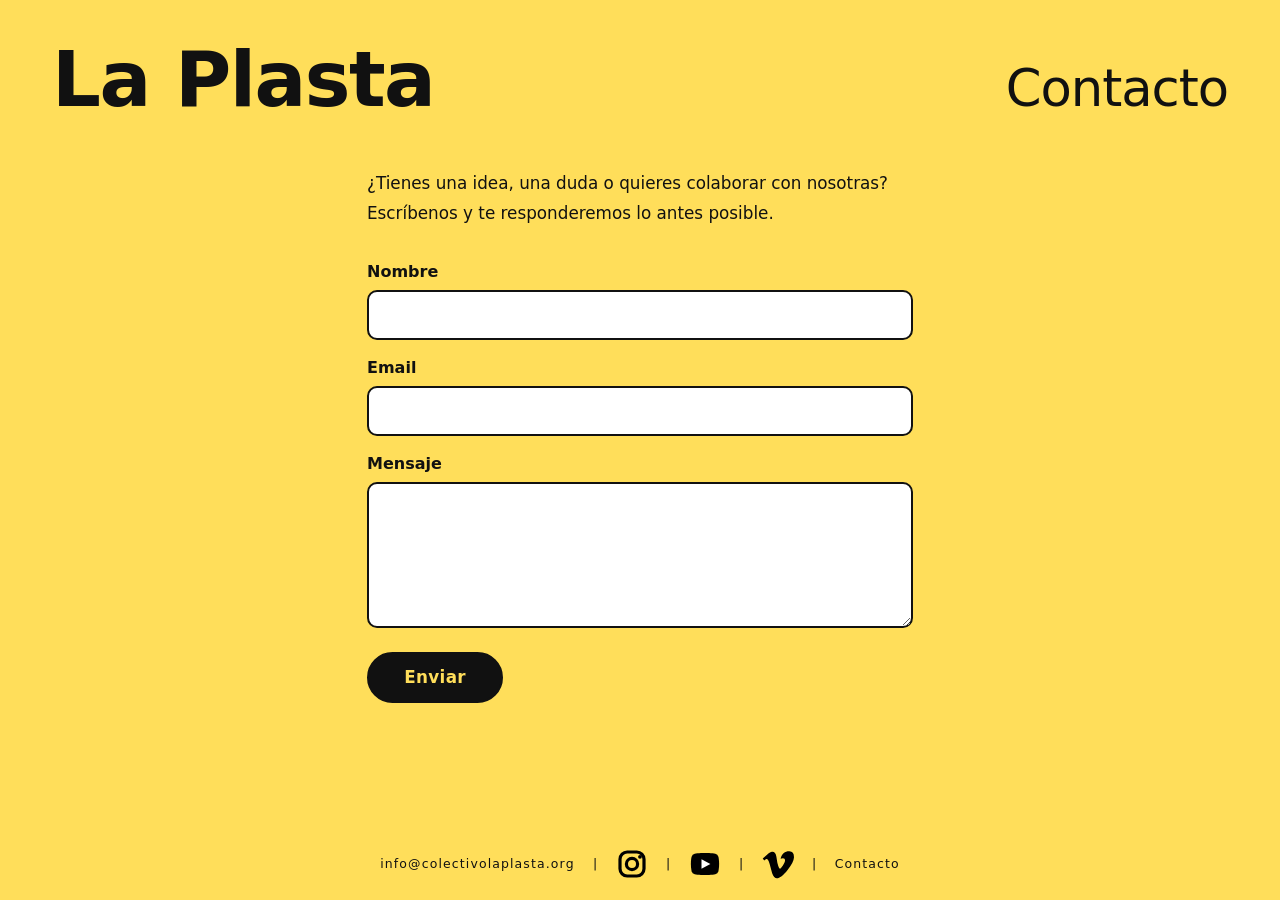
<file: contacto.html>
<!DOCTYPE html>
<html lang="es">
<head>
    <meta charset="UTF-8">
    <meta name="viewport" content="width=device-width, initial-scale=1.0">
    <title>Contacto — La Plasta</title>

    <!-- Favicon -->
    <link rel="icon" type="image/png" href="images/blob-yellow.png">

    <!-- Bootstrap 5 -->
    <link href="https://cdn.jsdelivr.net/npm/bootstrap@5.3.3/dist/css/bootstrap.min.css" rel="stylesheet">

    <!-- Google Fonts -->
    <link rel="preconnect" href="https://fonts.googleapis.com">
    <link rel="preconnect" href="https://fonts.gstatic.com" crossorigin>
    <link href="https://fonts.googleapis.com/css2?family=Caveat:wght@500&display=swap" rel="stylesheet">

    <!-- Estilos propios -->
    <link rel="stylesheet" href="styles.css">
    <link rel="stylesheet" href="contacto.css">
    <link rel="stylesheet" href="footer.css">
</head>
<body class="page-contacto">

    <!-- ── Header ── -->
    <header class="site-nav d-flex align-items-baseline justify-content-between">
        <a href="index.html" class="site-name">La Plasta</a>
        <h2 class="contacto-subtitle text-end">Contacto</h2>
    </header>

    <!-- ── Contenido ── -->
    <main class="contacto-main">
        <div class="container-xl">
            <div class="row justify-content-center">
                <div class="col-12 col-md-8 col-lg-6">

                    <p class="contacto-intro">
                        ¿Tienes una idea, una duda o quieres colaborar con nosotras?
                        Escríbenos y te responderemos lo antes posible.
                    </p>

                    <form action="https://api.web3forms.com/submit" method="POST" class="contacto-form">
                        <input type="hidden" name="access_key" value="4552707b-e9ab-4a2c-90bc-b78e27c1d95e">
                        <input type="hidden" name="redirect" value="https://colectivolaplasta.org/gracias.html">
                        <!-- Honeypot antispam: los bots lo rellenan, los humanos no lo ven -->
                        <input type="checkbox" name="botcheck" class="d-none" style="display:none" tabindex="-1" autocomplete="off">

                        <div class="mb-3">
                            <label for="name" class="form-label">Nombre</label>
                            <input type="text" id="name" name="name" class="form-control" required>
                        </div>

                        <div class="mb-3">
                            <label for="email" class="form-label">Email</label>
                            <input type="email" id="email" name="email" class="form-control" required>
                        </div>

                        <div class="mb-4">
                            <label for="message" class="form-label">Mensaje</label>
                            <textarea id="message" name="message" rows="5" class="form-control" required></textarea>
                        </div>

                        <button type="submit" class="contacto-submit">Enviar</button>
                    </form>

                </div>
            </div>
        </div>
    </main>

    <!-- ── Footer ── -->
    <footer class="site-footer">
        <div class="container-fluid">
            <div class="row justify-content-center">
                <div class="col-auto footer-links">
                    <a href="mailto:info@colectivolaplasta.org">info@colectivolaplasta.org</a>
                    <span class="footer-sep">|</span>
                    <a class="footer-social" href="https://www.instagram.com/colectivolaplasta/" target="_blank" rel="noopener noreferrer" aria-label="Instagram de La Plasta">
                        <svg viewBox="6 6 20 20" xmlns="http://www.w3.org/2000/svg" aria-hidden="true">
                            <rect x="8.5" y="8.5" width="15" height="15" rx="4.5" fill="none" stroke="#000" stroke-width="2"/>
                            <circle cx="16" cy="16" r="3.5" fill="none" stroke="#000" stroke-width="2"/>
                            <circle cx="21" cy="11.5" r="1.2" fill="#000"/>
                        </svg>
                    </a>
                    <span class="footer-sep">|</span>
                    <a class="footer-social" href="https://www.youtube.com/@ColectivoLaPlasta" target="_blank" rel="noopener noreferrer" aria-label="YouTube de La Plasta">
                        <svg viewBox="5 7 22 18" xmlns="http://www.w3.org/2000/svg" aria-hidden="true">
                            <path d="M25.2 11.1a3 3 0 0 0-2.1-2.1C21.2 8.5 16 8.5 16 8.5s-5.2 0-7.1.5a3 3 0 0 0-2.1 2.1C6.3 13 6.3 16 6.3 16s0 3 .5 4.9a3 3 0 0 0 2.1 2.1c1.9.5 7.1.5 7.1.5s5.2 0 7.1-.5a3 3 0 0 0 2.1-2.1c.5-1.9.5-4.9.5-4.9s0-3-.5-4.9Z" fill="#000"/>
                            <path d="m13.6 19.3 6.1-3.3-6.1-3.3v6.6Z" fill="#fff"/>
                        </svg>
                    </a>
                    <span class="footer-sep">|</span>
                    <a class="footer-social" href="https://vimeo.com/user257867038" target="_blank" rel="noopener noreferrer" aria-label="Vimeo de La Plasta">
                        <svg viewBox="0 0 24 24" xmlns="http://www.w3.org/2000/svg" aria-hidden="true">
                            <path d="M23.977 7.158c-.105 2.285-1.7 5.414-4.788 9.386-3.194 4.136-5.896 6.204-8.106 6.204-1.367 0-2.522-1.26-3.463-3.785L5.736 12.04c-.699-2.525-1.448-3.787-2.25-3.787-.175 0-.787.37-1.834 1.107L.55 7.936a236.9 236.9 0 0 0 3.421-3.05C5.515 3.568 6.67 2.876 7.439 2.805c1.817-.175 2.936 1.069 3.355 3.732.454 2.873.768 4.661.943 5.36.524 2.384 1.1 3.574 1.73 3.574.49 0 1.224-.773 2.202-2.32.978-1.547 1.503-2.723 1.573-3.53.14-1.335-.385-2.003-1.573-2.003-.56 0-1.137.128-1.73.385 1.15-3.77 3.347-5.6 6.59-5.495 2.405.07 3.554 1.618 3.449 4.65z" fill="#000"/>
                        </svg>
                    </a>
                    <span class="footer-sep">|</span>
                    <a href="contacto.html">Contacto</a>
                </div>
            </div>
        </div>
    </footer>

    <!-- Bootstrap 5 JS -->
    <script src="https://cdn.jsdelivr.net/npm/bootstrap@5.3.3/dist/js/bootstrap.bundle.min.js"></script>

</body>
</html>
</file>
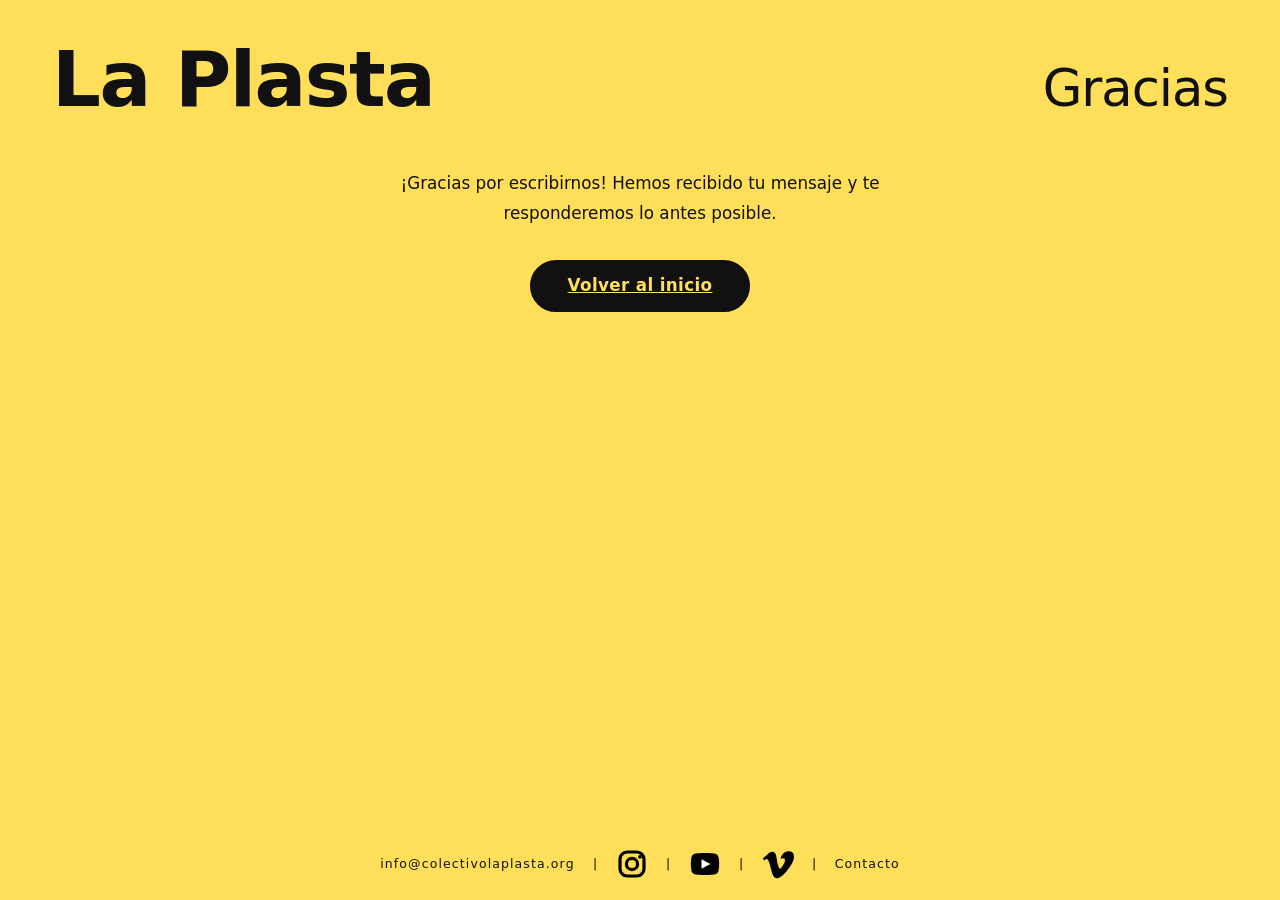
<file: gracias.html>
<!DOCTYPE html>
<html lang="es">
<head>
    <meta charset="UTF-8">
    <meta name="viewport" content="width=device-width, initial-scale=1.0">
    <title>Gracias — La Plasta</title>

    <!-- Favicon -->
    <link rel="icon" type="image/png" href="images/blob-yellow.png">

    <!-- Bootstrap 5 -->
    <link href="https://cdn.jsdelivr.net/npm/bootstrap@5.3.3/dist/css/bootstrap.min.css" rel="stylesheet">

    <!-- Google Fonts -->
    <link rel="preconnect" href="https://fonts.googleapis.com">
    <link rel="preconnect" href="https://fonts.gstatic.com" crossorigin>
    <link href="https://fonts.googleapis.com/css2?family=Caveat:wght@500&display=swap" rel="stylesheet">

    <!-- Estilos propios -->
    <link rel="stylesheet" href="styles.css">
    <link rel="stylesheet" href="contacto.css">
    <link rel="stylesheet" href="footer.css">
</head>
<body class="page-contacto">

    <!-- ── Header ── -->
    <header class="site-nav d-flex align-items-baseline justify-content-between">
        <a href="index.html" class="site-name">La Plasta</a>
        <h2 class="contacto-subtitle text-end">Gracias</h2>
    </header>

    <!-- ── Contenido ── -->
    <main class="contacto-main">
        <div class="container-xl">
            <div class="row justify-content-center">
                <div class="col-12 col-md-8 col-lg-6 text-center">

                    <p class="contacto-intro">
                        ¡Gracias por escribirnos! Hemos recibido tu mensaje
                        y te responderemos lo antes posible.
                    </p>

                    <a href="index.html" class="contacto-submit">Volver al inicio</a>

                </div>
            </div>
        </div>
    </main>

    <!-- ── Footer ── -->
    <footer class="site-footer">
        <div class="container-fluid">
            <div class="row justify-content-center">
                <div class="col-auto footer-links">
                    <a href="mailto:info@colectivolaplasta.org">info@colectivolaplasta.org</a>
                    <span class="footer-sep">|</span>
                    <a class="footer-social" href="https://www.instagram.com/colectivolaplasta/" target="_blank" rel="noopener noreferrer" aria-label="Instagram de La Plasta">
                        <svg viewBox="6 6 20 20" xmlns="http://www.w3.org/2000/svg" aria-hidden="true">
                            <rect x="8.5" y="8.5" width="15" height="15" rx="4.5" fill="none" stroke="#000" stroke-width="2"/>
                            <circle cx="16" cy="16" r="3.5" fill="none" stroke="#000" stroke-width="2"/>
                            <circle cx="21" cy="11.5" r="1.2" fill="#000"/>
                        </svg>
                    </a>
                    <span class="footer-sep">|</span>
                    <a class="footer-social" href="https://www.youtube.com/@ColectivoLaPlasta" target="_blank" rel="noopener noreferrer" aria-label="YouTube de La Plasta">
                        <svg viewBox="5 7 22 18" xmlns="http://www.w3.org/2000/svg" aria-hidden="true">
                            <path d="M25.2 11.1a3 3 0 0 0-2.1-2.1C21.2 8.5 16 8.5 16 8.5s-5.2 0-7.1.5a3 3 0 0 0-2.1 2.1C6.3 13 6.3 16 6.3 16s0 3 .5 4.9a3 3 0 0 0 2.1 2.1c1.9.5 7.1.5 7.1.5s5.2 0 7.1-.5a3 3 0 0 0 2.1-2.1c.5-1.9.5-4.9.5-4.9s0-3-.5-4.9Z" fill="#000"/>
                            <path d="m13.6 19.3 6.1-3.3-6.1-3.3v6.6Z" fill="#fff"/>
                        </svg>
                    </a>
                    <span class="footer-sep">|</span>
                    <a class="footer-social" href="https://vimeo.com/user257867038" target="_blank" rel="noopener noreferrer" aria-label="Vimeo de La Plasta">
                        <svg viewBox="0 0 24 24" xmlns="http://www.w3.org/2000/svg" aria-hidden="true">
                            <path d="M23.977 7.158c-.105 2.285-1.7 5.414-4.788 9.386-3.194 4.136-5.896 6.204-8.106 6.204-1.367 0-2.522-1.26-3.463-3.785L5.736 12.04c-.699-2.525-1.448-3.787-2.25-3.787-.175 0-.787.37-1.834 1.107L.55 7.936a236.9 236.9 0 0 0 3.421-3.05C5.515 3.568 6.67 2.876 7.439 2.805c1.817-.175 2.936 1.069 3.355 3.732.454 2.873.768 4.661.943 5.36.524 2.384 1.1 3.574 1.73 3.574.49 0 1.224-.773 2.202-2.32.978-1.547 1.503-2.723 1.573-3.53.14-1.335-.385-2.003-1.573-2.003-.56 0-1.137.128-1.73.385 1.15-3.77 3.347-5.6 6.59-5.495 2.405.07 3.554 1.618 3.449 4.65z" fill="#000"/>
                        </svg>
                    </a>
                    <span class="footer-sep">|</span>
                    <a href="contacto.html">Contacto</a>
                </div>
            </div>
        </div>
    </footer>

    <!-- Bootstrap 5 JS -->
    <script src="https://cdn.jsdelivr.net/npm/bootstrap@5.3.3/dist/js/bootstrap.bundle.min.js"></script>

</body>
</html>
</file>
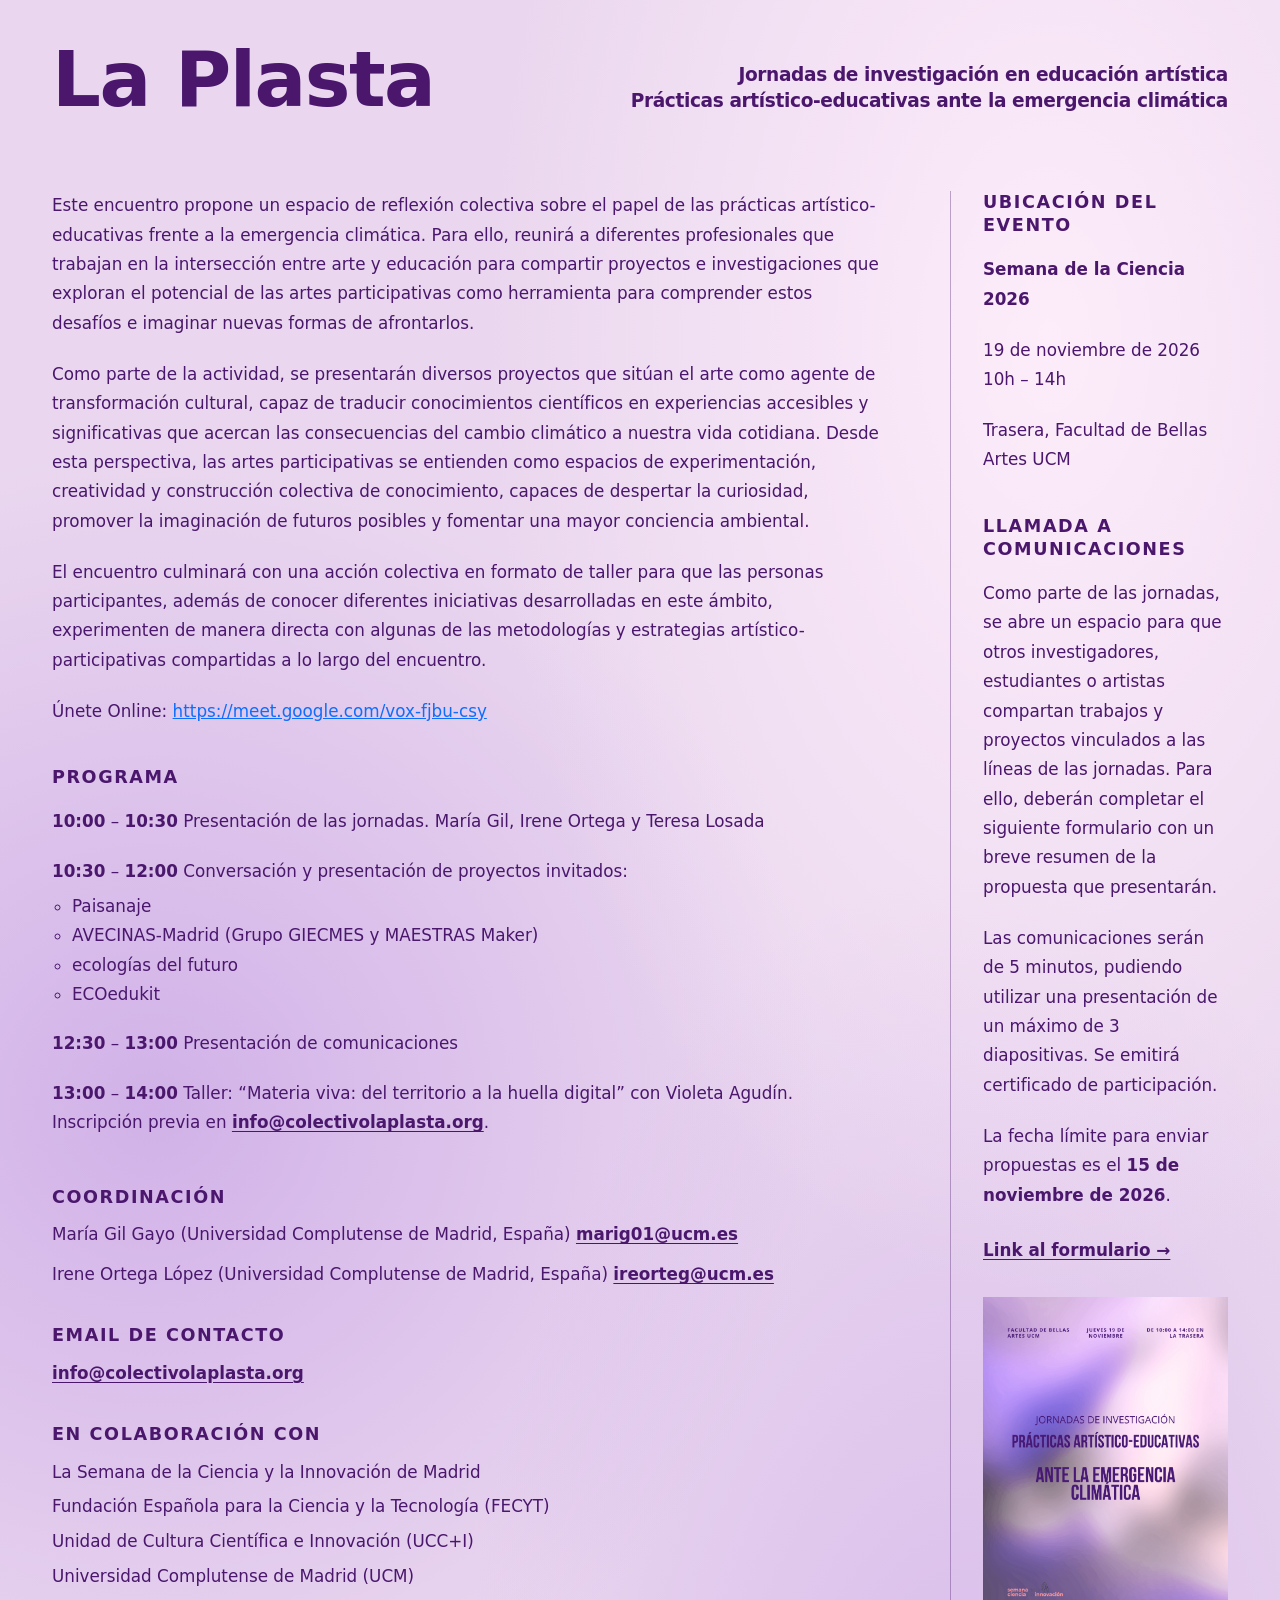
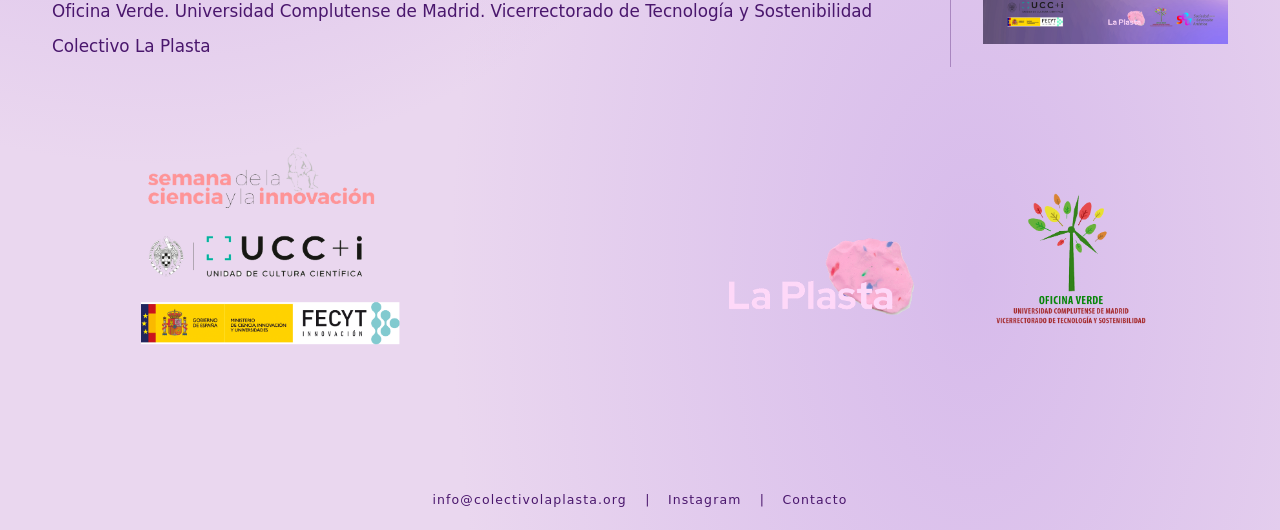
<file: jornadas.html>
<!DOCTYPE html>
<html lang="es">
<head>
    <meta charset="UTF-8">
    <meta name="viewport" content="width=device-width, initial-scale=1.0">
    <title>Jornadas de investigación — La Plasta</title>

    <link rel="icon" type="image/png" href="images/blob-yellow.png">
    <link href="https://cdn.jsdelivr.net/npm/bootstrap@5.3.3/dist/css/bootstrap.min.css" rel="stylesheet">
    <link rel="preconnect" href="https://fonts.googleapis.com">
    <link rel="preconnect" href="https://fonts.gstatic.com" crossorigin>
    <link href="https://fonts.googleapis.com/css2?family=Caveat:wght@500&display=swap" rel="stylesheet">
    <link rel="stylesheet" href="styles.css">
    <link rel="stylesheet" href="jornadas.css">
    <link rel="stylesheet" href="footer.css">
</head>
<body class="page-jornadas">

    <header class="site-nav d-flex align-items-baseline justify-content-between">
        <a href="index.html" class="site-name">La Plasta</a>
        <h1 class="jornadas-subtitle">
            <span class="jornadas-title-line">Jornadas de investigación en educación artística</span>
            <span>Prácticas artístico-educativas ante la emergencia climática</span>
        </h1>
    </header>

    <main class="jornadas-main">
        <div class="jornadas-layout">
            <article class="jornadas-content">
                <section aria-label="Presentación">
                    <p>
                        Este encuentro propone un espacio de reflexión colectiva sobre el papel de las prácticas artístico-educativas frente a la emergencia climática. Para ello, reunirá a diferentes profesionales que trabajan en la intersección entre arte y educación para compartir proyectos e investigaciones que exploran el potencial de las artes participativas como herramienta para comprender estos desafíos e imaginar nuevas formas de afrontarlos.
                    </p>
                    <p>
                        Como parte de la actividad, se presentarán diversos proyectos que sitúan el arte como agente de transformación cultural, capaz de traducir conocimientos científicos en experiencias accesibles y significativas que acercan las consecuencias del cambio climático a nuestra vida cotidiana. Desde esta perspectiva, las artes participativas se entienden como espacios de experimentación, creatividad y construcción colectiva de conocimiento, capaces de despertar la curiosidad, promover la imaginación de futuros posibles y fomentar una mayor conciencia ambiental.
                    </p>
                    <p>
                        El encuentro culminará con una acción colectiva en formato de taller para que las personas participantes, además de conocer diferentes iniciativas desarrolladas en este ámbito, experimenten de manera directa con algunas de las metodologías y estrategias artístico-participativas compartidas a lo largo del encuentro.
                    </p>
                    <p>
                        Únete Online: <a href="https://meet.google.com/vox-fjbu-csy">https://meet.google.com/vox-fjbu-csy</a>
                    </p>
                </section>

                <section class="jornadas-programa" aria-labelledby="programa-title">
                    <h2 id="programa-title">Programa</h2>
                    <ol class="programa-list">
                        <li>
                            <time datetime="10:00">10:00</time> – <time datetime="10:30">10:30</time>
                            <p>Presentación de las jornadas. María Gil, Irene Ortega y Teresa Losada</p>
                        </li>
                        <li>
                            <time datetime="10:30">10:30</time> – <time datetime="12:00">12:00</time>
                            <p>Conversación y presentación de proyectos invitados:</p>
                            <ul>
                                <li>Paisanaje</li>
                                <li>AVECINAS-Madrid (Grupo GIECMES y MAESTRAS Maker)</li>
                                <li>ecologías del futuro</li>
                                <li>ECOedukit</li>
                            </ul>
                        </li>
                        <li>
                            <time datetime="12:30">12:30</time> – <time datetime="13:00">13:00</time>
                            <p>Presentación de comunicaciones</p>
                        </li>
                        <li>
                            <time datetime="13:00">13:00</time> – <time datetime="14:00">14:00</time>
                            <p>
                                Taller: “Materia viva: del territorio a la huella digital” con Violeta Agudín.
                                Inscripción previa en
                                <a href="mailto:info@colectivolaplasta.org">info@colectivolaplasta.org</a>.
                            </p>
                        </li>
                    </ol>
                </section>

                <section class="jornadas-creditos" aria-label="Coordinación y colaboraciones">
                    <div class="creditos-bloque">
                        <h2>Coordinación</h2>
                        <p>
                            María Gil Gayo (Universidad Complutense de Madrid, España)
                            <a href="mailto:marig01@ucm.es">marig01@ucm.es</a>
                        </p>
                        <p>
                            Irene Ortega López (Universidad Complutense de Madrid, España)
                            <a href="mailto:ireorteg@ucm.es">ireorteg@ucm.es</a>
                        </p>
                    </div>

                    <div class="creditos-bloque">
                        <h2>Email de contacto</h2>
                        <p><a href="mailto:info@colectivolaplasta.org">info@colectivolaplasta.org</a></p>
                    </div>

                    <div class="creditos-bloque">
                        <h2>En colaboración con</h2>
                        <ul>
                            <li>La Semana de la Ciencia y la Innovación de Madrid</li>
                            <li>Fundación Española para la Ciencia y la Tecnología (FECYT)</li>
                            <li>Unidad de Cultura Científica e Innovación (UCC+I)</li>
                            <li>Universidad Complutense de Madrid (UCM)</li>
                            <li>Oficina Verde. Universidad Complutense de Madrid. Vicerrectorado de Tecnología y Sostenibilidad</li>
                            <li>Colectivo La Plasta</li>
                        </ul>
                    </div>
                </section>
            </article>

            <aside class="jornadas-aside">
                <section class="evento-info" aria-labelledby="ubicacion-title">
                    <h2 id="ubicacion-title">Ubicación del evento</h2>
                    <p class="evento-nombre">Semana de la Ciencia 2026</p>
                    <p>19 de noviembre de 2026<br>10h – 14h</p>
                    <p>Trasera, Facultad de Bellas Artes UCM</p>
                </section>

                <section class="comunicaciones" aria-labelledby="comunicaciones-title">
                    <h2 id="comunicaciones-title">Llamada a comunicaciones</h2>
                    <p>
                        Como parte de las jornadas, se abre un espacio para que otros investigadores, estudiantes o artistas compartan trabajos y proyectos vinculados a las líneas de las jornadas. Para ello, deberán completar el siguiente formulario con un breve resumen de la propuesta que presentarán.
                    </p>
                    <p>
                        Las comunicaciones serán de 5 minutos, pudiendo utilizar una presentación de un máximo de 3 diapositivas. Se emitirá certificado de participación.
                    </p>
                    <p>
                        La fecha límite para enviar propuestas es el <strong>15 de noviembre de 2026</strong>.
                    </p>
                    <a class="formulario-link" href="https://forms.gle/gmnqBctWyGLTmWHC6" target="_blank" rel="noopener noreferrer">
                        Link al formulario →
                    </a>
                </section>

                <button class="jornadas-poster-trigger" type="button" aria-label="Abrir galería de imágenes de las jornadas">
                    <img src="images/carouselJornadas/CARTEL.png" alt="Cartel de las Jornadas de investigación en educación artística">
                </button>
            </aside>
        </div>
        <img class="jornadas-logos" src="images/logosJornadas.png" alt="Logotipos de las entidades colaboradoras de las jornadas">
    </main>

    <dialog class="jornadas-gallery" aria-label="Imágenes de las jornadas">
        <div class="jornadas-gallery__stage">
            <button class="jornadas-gallery__arrow jornadas-gallery__arrow--previous" type="button" aria-label="Imagen anterior">←</button>
            <img class="jornadas-gallery__image" src="images/carouselJornadas/CARTEL.png" alt="">
            <button class="jornadas-gallery__arrow jornadas-gallery__arrow--next" type="button" aria-label="Imagen siguiente">→</button>
        </div>
    </dialog>

    <footer class="site-footer">
        <div class="container-fluid">
            <div class="row justify-content-center">
                <div class="col-auto footer-links">
                    <a href="mailto:info@colectivolaplasta.org">info@colectivolaplasta.org</a>
                    <span class="footer-sep">|</span>
                    <a href="https://www.instagram.com/colectivolaplasta/" target="_blank" rel="noopener noreferrer">Instagram</a>
                    <span class="footer-sep">|</span>
                    <a href="contacto.html">Contacto</a>
                </div>
            </div>
        </div>
    </footer>

    <script>
        const galleryImages = [
            {
                src: 'images/carouselJornadas/CARTEL.png',
                alt: 'Cartel de las Jornadas de investigación en educación artística'
            },
            {
                src: 'images/carouselJornadas/COMUNICACIONES.png',
                alt: 'Información para presentar comunicaciones a las jornadas'
            },
            {
                src: 'images/carouselJornadas/PROGRAMA.png',
                alt: 'Programa de las Jornadas de investigación en educación artística'
            }
        ];
        const gallery = document.querySelector('.jornadas-gallery');
        const galleryImage = gallery.querySelector('.jornadas-gallery__image');
        let currentImageIndex = 0;

        function showGalleryImage(index) {
            currentImageIndex = (index + galleryImages.length) % galleryImages.length;
            const image = galleryImages[currentImageIndex];
            galleryImage.src = image.src;
            galleryImage.alt = image.alt;
        }

        document.querySelector('.jornadas-poster-trigger').addEventListener('click', () => {
            showGalleryImage(0);
            gallery.showModal();
        });

        gallery.querySelector('.jornadas-gallery__arrow--previous').addEventListener('click', () => {
            showGalleryImage(currentImageIndex - 1);
        });
        gallery.querySelector('.jornadas-gallery__arrow--next').addEventListener('click', () => {
            showGalleryImage(currentImageIndex + 1);
        });
        gallery.addEventListener('keydown', event => {
            if (event.key === 'Escape') {
                gallery.close();
            }
        });
        gallery.addEventListener('click', event => {
            if (event.target === gallery) {
                gallery.close();
            }
        });
    </script>

</body>
</html>
</file>
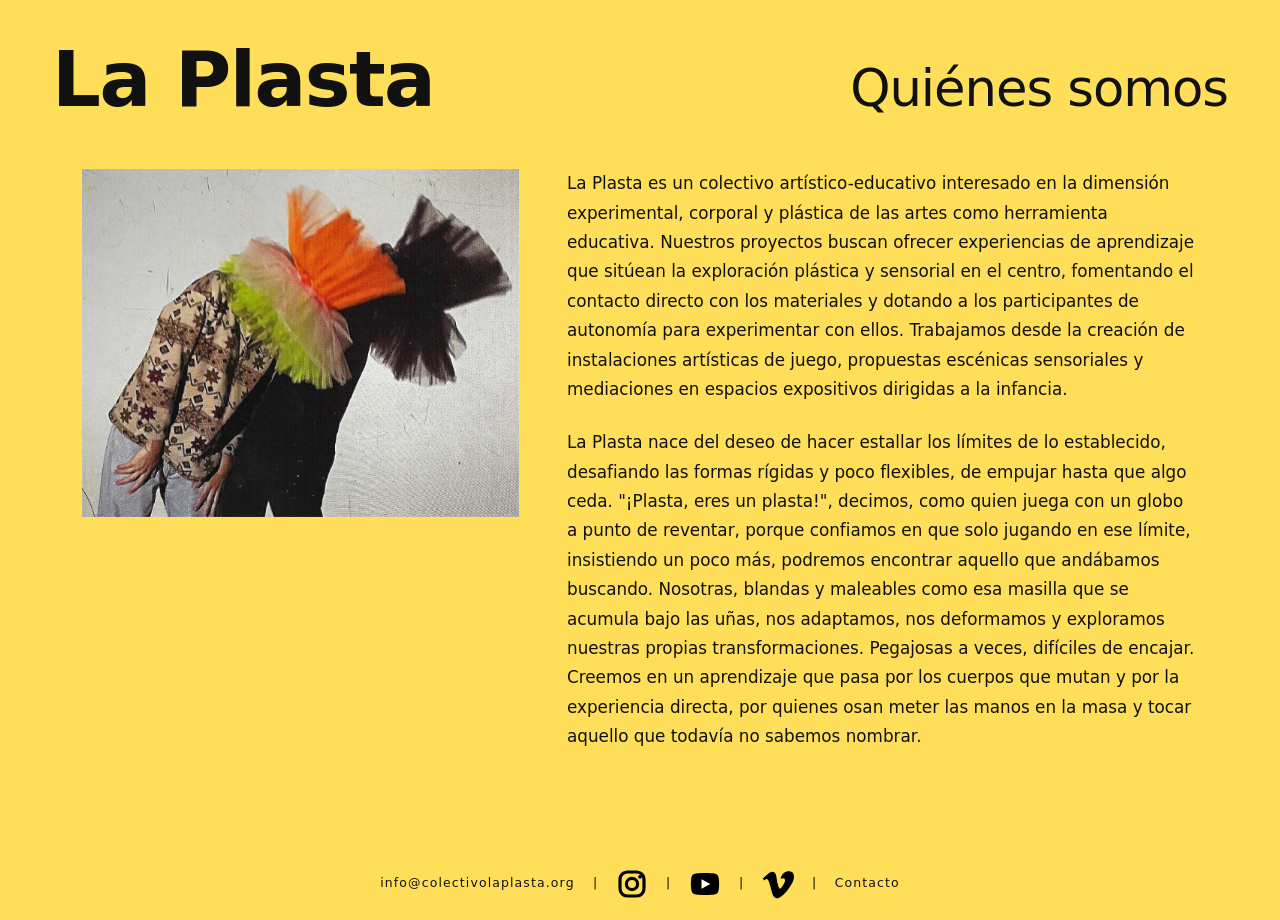
<file: quienes.html>
<!DOCTYPE html>
<html lang="es">
<head>
    <meta charset="UTF-8">
    <meta name="viewport" content="width=device-width, initial-scale=1.0">
    <title>Quiénes somos — La Plasta</title>

    <!-- Favicon -->
    <link rel="icon" type="image/png" href="images/blob-yellow.png">

    <!-- Bootstrap 5 -->
    <link href="https://cdn.jsdelivr.net/npm/bootstrap@5.3.3/dist/css/bootstrap.min.css" rel="stylesheet">

    <!-- Google Fonts -->
    <link rel="preconnect" href="https://fonts.googleapis.com">
    <link rel="preconnect" href="https://fonts.gstatic.com" crossorigin>
    <link href="https://fonts.googleapis.com/css2?family=Caveat:wght@500&display=swap" rel="stylesheet">

    <!-- Estilos propios -->
    <link rel="stylesheet" href="styles.css">
    <link rel="stylesheet" href="quienes.css">
    <link rel="stylesheet" href="footer.css">
</head>
<body class="page-quienes">

    <!-- ── Header ── -->
    <header class="site-nav d-flex align-items-baseline justify-content-between">
        <a href="index.html" class="site-name">La Plasta</a>
        <h2 class="quienes-subtitle text-end">Quiénes somos</h2>
    </header>

    <!-- ── Contenido ── -->
    <main class="quienes-main">
        <div class="container-xl">

            <!-- Foto a la izquierda y texto a la derecha -->
            <div class="row align-items-start g-5">
                <div class="col-12 col-md-5">
                    <img src="images/QuienesSomos1.jpg" class="quienes-foto" alt="">
                </div>

                <div class="col-12 col-md-7">
                    <p class="quienes-text">
                        La Plasta es un colectivo artístico-educativo interesado en la dimensión experimental, corporal y plástica de las artes como herramienta educativa. Nuestros proyectos buscan ofrecer experiencias de aprendizaje que sitúean la exploración plástica y sensorial en el centro, fomentando el contacto directo con los materiales y dotando a los participantes de autonomía para experimentar con ellos. Trabajamos desde la creación de instalaciones artísticas de juego, propuestas escénicas sensoriales y mediaciones en espacios expositivos dirigidas a la infancia.
                    </p>
                    <p class="quienes-text mt-4">
                        La Plasta nace del deseo de hacer estallar los límites de lo establecido, desafiando las formas rígidas y poco flexibles, de empujar hasta que algo ceda. "¡Plasta, eres un plasta!", decimos, como quien juega con un globo a punto de reventar, porque confiamos en que solo jugando en ese límite, insistiendo un poco más, podremos encontrar aquello que andábamos buscando. Nosotras, blandas y maleables como esa masilla que se acumula bajo las uñas, nos adaptamos, nos deformamos y exploramos nuestras propias transformaciones. Pegajosas a veces, difíciles de encajar. Creemos en un aprendizaje que pasa por los cuerpos que mutan y por la experiencia directa, por quienes osan meter las manos en la masa y tocar aquello que todavía no sabemos nombrar.
                    </p>
                </div>
            </div>

        </div>
    </main>

    <!-- ── Footer ── -->
    <footer class="site-footer">
        <div class="container-fluid">
            <div class="row justify-content-center">
                <div class="col-auto footer-links">
                    <a href="mailto:info@colectivolaplasta.org">info@colectivolaplasta.org</a>
                    <span class="footer-sep">|</span>
                    <a class="footer-social" href="https://www.instagram.com/colectivolaplasta/" target="_blank" rel="noopener noreferrer" aria-label="Instagram de La Plasta">
                        <svg viewBox="6 6 20 20" xmlns="http://www.w3.org/2000/svg" aria-hidden="true">
                            <rect x="8.5" y="8.5" width="15" height="15" rx="4.5" fill="none" stroke="#000" stroke-width="2"/>
                            <circle cx="16" cy="16" r="3.5" fill="none" stroke="#000" stroke-width="2"/>
                            <circle cx="21" cy="11.5" r="1.2" fill="#000"/>
                        </svg>
                    </a>
                    <span class="footer-sep">|</span>
                    <a class="footer-social" href="https://www.youtube.com/@ColectivoLaPlasta" target="_blank" rel="noopener noreferrer" aria-label="YouTube de La Plasta">
                        <svg viewBox="5 7 22 18" xmlns="http://www.w3.org/2000/svg" aria-hidden="true">
                            <path d="M25.2 11.1a3 3 0 0 0-2.1-2.1C21.2 8.5 16 8.5 16 8.5s-5.2 0-7.1.5a3 3 0 0 0-2.1 2.1C6.3 13 6.3 16 6.3 16s0 3 .5 4.9a3 3 0 0 0 2.1 2.1c1.9.5 7.1.5 7.1.5s5.2 0 7.1-.5a3 3 0 0 0 2.1-2.1c.5-1.9.5-4.9.5-4.9s0-3-.5-4.9Z" fill="#000"/>
                            <path d="m13.6 19.3 6.1-3.3-6.1-3.3v6.6Z" fill="#fff"/>
                        </svg>
                    </a>
                    <span class="footer-sep">|</span>
                    <a class="footer-social" href="https://vimeo.com/user257867038" target="_blank" rel="noopener noreferrer" aria-label="Vimeo de La Plasta">
                        <svg viewBox="0 0 24 24" xmlns="http://www.w3.org/2000/svg" aria-hidden="true">
                            <path d="M23.977 7.158c-.105 2.285-1.7 5.414-4.788 9.386-3.194 4.136-5.896 6.204-8.106 6.204-1.367 0-2.522-1.26-3.463-3.785L5.736 12.04c-.699-2.525-1.448-3.787-2.25-3.787-.175 0-.787.37-1.834 1.107L.55 7.936a236.9 236.9 0 0 0 3.421-3.05C5.515 3.568 6.67 2.876 7.439 2.805c1.817-.175 2.936 1.069 3.355 3.732.454 2.873.768 4.661.943 5.36.524 2.384 1.1 3.574 1.73 3.574.49 0 1.224-.773 2.202-2.32.978-1.547 1.503-2.723 1.573-3.53.14-1.335-.385-2.003-1.573-2.003-.56 0-1.137.128-1.73.385 1.15-3.77 3.347-5.6 6.59-5.495 2.405.07 3.554 1.618 3.449 4.65z" fill="#000"/>
                        </svg>
                    </a>
                    <span class="footer-sep">|</span>
                    <a href="contacto.html">Contacto</a>
                </div>
            </div>
        </div>
    </footer>

    <!-- Bootstrap 5 JS -->
    <script src="https://cdn.jsdelivr.net/npm/bootstrap@5.3.3/dist/js/bootstrap.bundle.min.js"></script>

</body>
</html>
</file>
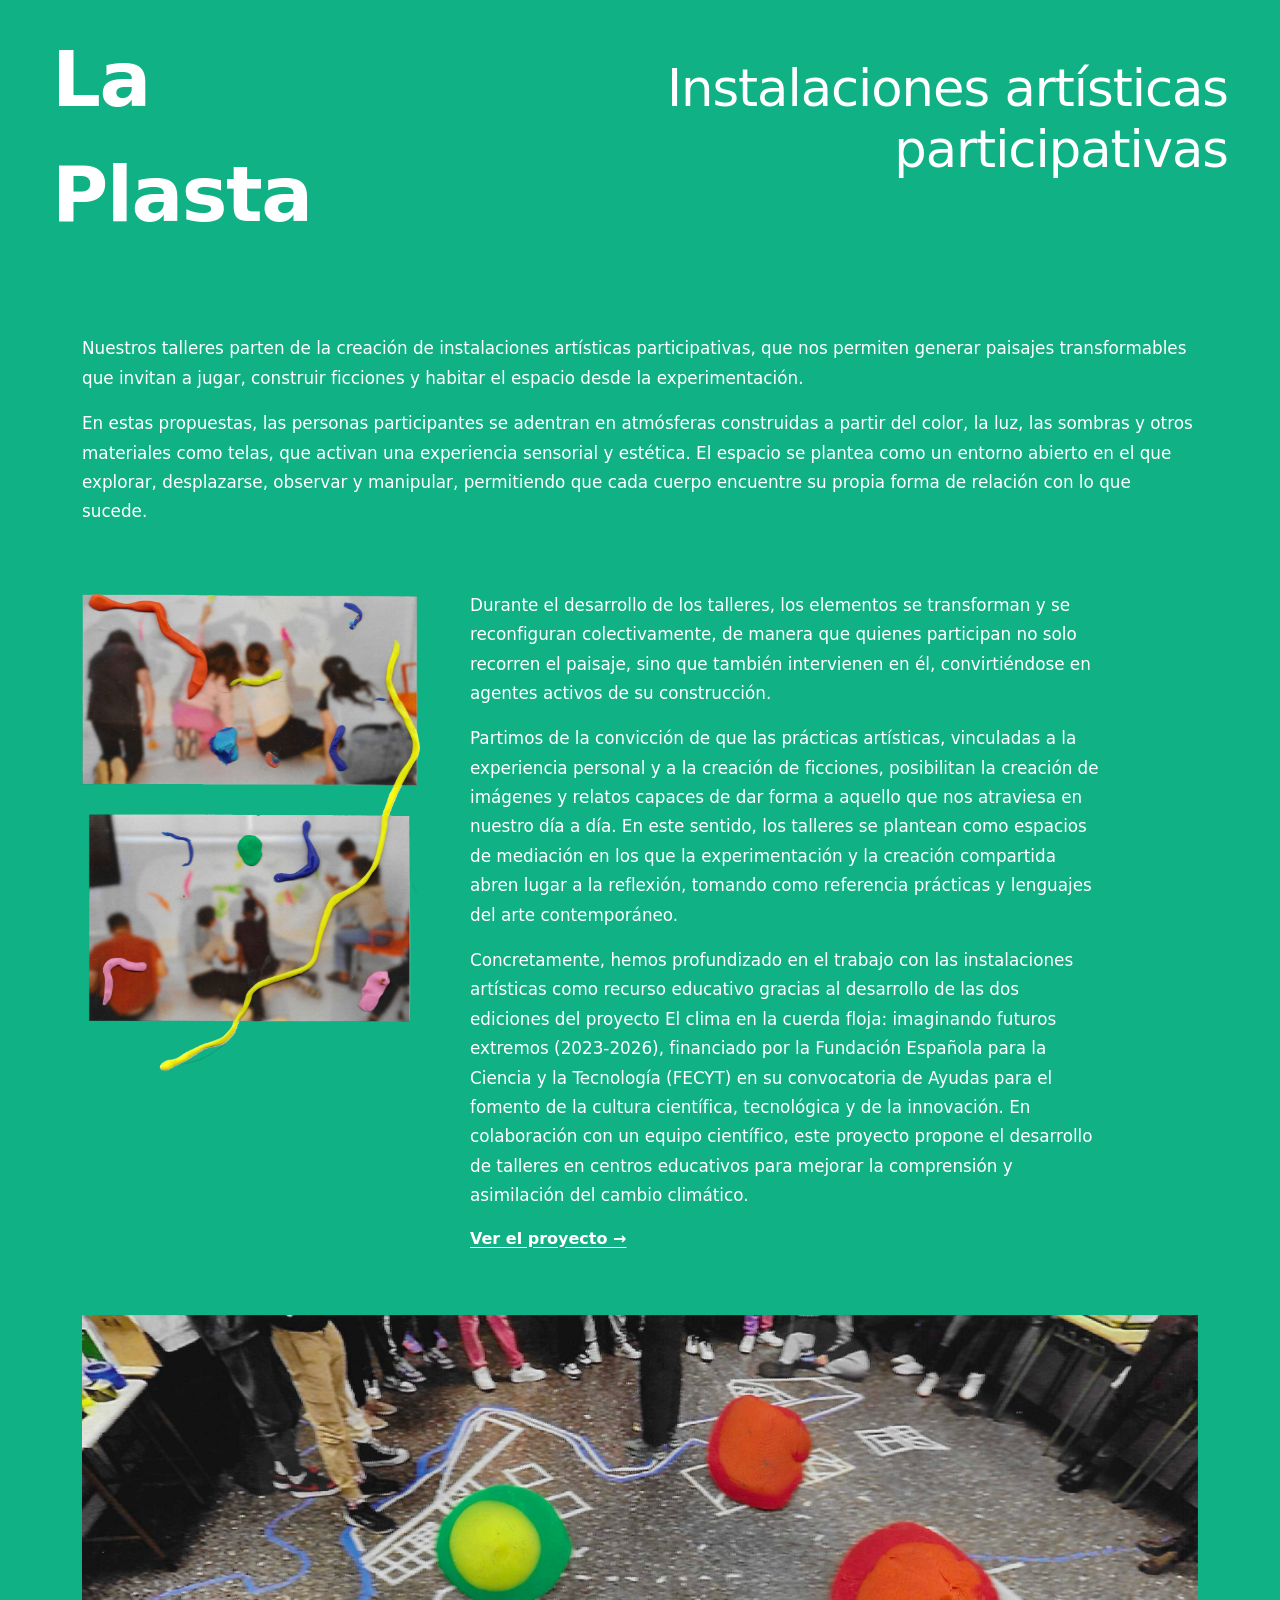
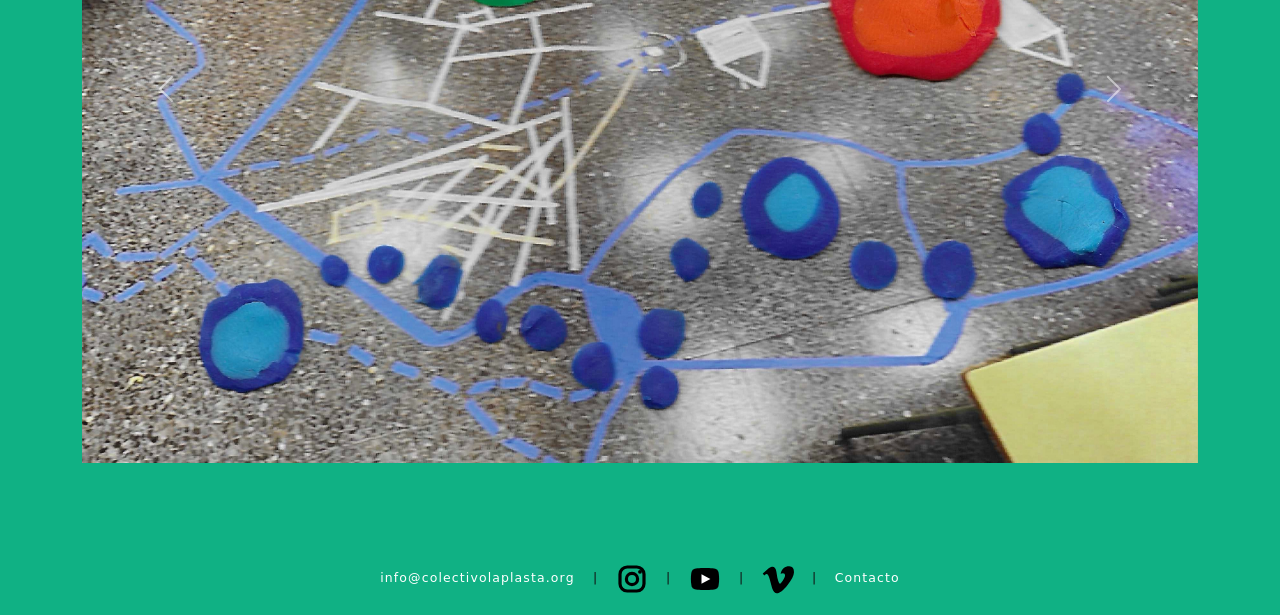
<file: talleres.html>
<!DOCTYPE html>
<html lang="es">
<head>
    <meta charset="UTF-8">
    <meta name="viewport" content="width=device-width, initial-scale=1.0">
    <title>Talleres — La Plasta</title>

    <!-- Favicon -->
    <link rel="icon" type="image/png" href="images/blob-yellow.png">

    <!-- Bootstrap 5 -->
    <link href="https://cdn.jsdelivr.net/npm/bootstrap@5.3.3/dist/css/bootstrap.min.css" rel="stylesheet">

    <!-- Google Fonts -->
    <link rel="preconnect" href="https://fonts.googleapis.com">
    <link rel="preconnect" href="https://fonts.gstatic.com" crossorigin>
    <link href="https://fonts.googleapis.com/css2?family=Caveat:wght@500&display=swap" rel="stylesheet">

    <!-- Estilos propios -->
    <link rel="stylesheet" href="styles.css">
    <link rel="stylesheet" href="talleres.css">
    <link rel="stylesheet" href="footer.css">
</head>
<body class="page-talleres">

    <!-- ── Header ── -->
    <header class="site-nav d-flex align-items-baseline justify-content-between">
        <a href="index.html" class="site-name">La Plasta</a>
        <h2 class="talleres-subtitle text-end">Instalaciones artísticas participativas</h2>
    </header>

    <!-- ── Contenido ── -->
    <main class="talleres-main">
        <div class="container-xl">

            <!-- Bloque 1: texto introductorio -->
            <div class="row mb-5">
                <div class="col-12">
                    <p class="talleres-text">
                        Nuestros  talleres parten de la creación de instalaciones artísticas participativas, que nos permiten generar paisajes transformables que invitan a jugar, construir ficciones y habitar el espacio desde la experimentación.
                    </p>
                    <p class="talleres-text mt-3">
                        En estas propuestas, las personas participantes se adentran en atmósferas construidas a partir del color, la luz, las sombras y otros materiales como telas, que activan una experiencia sensorial y estética. El espacio se plantea como un entorno abierto en el que explorar, desplazarse, observar y manipular, permitiendo que cada cuerpo encuentre su propia forma de relación con lo que sucede.
                    </p>
                </div>
            </div>

            <!-- Bloque 2: foto + texto en dos columnas -->
            <div class="row g-5 mb-5 align-items-start">

                <!-- Foto -->
                <div class="col-12 col-lg-4">
                    <img src="images/carouselTalleres/Taller4.png" class="talleres-foto" alt="">
                </div>

                <!-- Texto -->
                <div class="col-12 col-lg-7">
                    <p class="talleres-text">
                        Durante el desarrollo de los talleres, los elementos se transforman y se reconfiguran colectivamente, de manera que quienes participan no solo recorren el paisaje, sino que también intervienen en él, convirtiéndose en agentes activos de su construcción.
                    </p>
                    <p class="talleres-text mt-3">
                        Partimos de la convicción de que las prácticas artísticas, vinculadas a la experiencia personal y a la creación de ficciones, posibilitan la creación de imágenes y relatos capaces de dar forma a aquello que nos atraviesa en nuestro día a día. En este sentido, los talleres se plantean como espacios de mediación en los que la experimentación y la creación compartida abren lugar a la reflexión, tomando como referencia prácticas y lenguajes del arte contemporáneo.
                    </p>
                    <p class="talleres-text mt-3">
                        Concretamente, hemos profundizado en el trabajo con las instalaciones artísticas como recurso educativo gracias al desarrollo de las dos ediciones del proyecto El clima en la cuerda floja: imaginando futuros extremos (2023-2026), financiado por la Fundación Española para la Ciencia y la Tecnología (FECYT) en su convocatoria de Ayudas para el fomento de la cultura científica, tecnológica y de la innovación. En colaboración con un equipo científico, este proyecto propone el desarrollo de talleres en centros educativos para mejorar la comprensión y asimilación del cambio climático.
                    </p>
                    <p class="mt-3">
                        <a href="https://uploads.knightlab.com/storymapjs/8592763a0b1232419d16dcc37a09e34d/el-clima-en-la-cuerda-floja-imaginando-futuros-extremos/index.html"
                           class="talleres-link"
                           target="_blank"
                           rel="noopener noreferrer">
                            Ver el proyecto →
                        </a>
                    </p>
                </div>

            </div>

            <!-- Carrusel (sin Taller5.jpg) -->
            <div id="carruselTalleres" class="carousel slide mt-3" data-bs-ride="carousel">

                <div class="carousel-inner">
                    <div class="carousel-item active">
                        <img src="images/carouselTalleres/Taller1.jpg" class="d-block w-100 talleres-carousel-img" alt="">
                    </div>
                    <div class="carousel-item">
                        <img src="images/carouselTalleres/Taller2.jpg" class="d-block w-100 talleres-carousel-img" alt="">
                    </div>
                    <div class="carousel-item">
                        <img src="images/carouselTalleres/Taller5.png" class="d-block w-100 talleres-carousel-img" alt="">
                    </div>
                    <div class="carousel-item">
                        <img src="images/carouselTalleres/Taller6.jpg" class="d-block w-100 talleres-carousel-img" alt="">
                    </div>
                    <div class="carousel-item">
                        <img src="images/carouselTalleres/Taller7.jpg" class="d-block w-100 talleres-carousel-img" alt="">
                    </div>
                    <div class="carousel-item">
                        <img src="images/carouselTalleres/Taller8.jpg" class="d-block w-100 talleres-carousel-img" alt="">
                    </div>
                    <div class="carousel-item">
                        <img src="images/carouselTalleres/Taller9.png" class="d-block w-100 talleres-carousel-img" alt="">
                    </div>
                    <div class="carousel-item">
                        <img src="images/carouselTalleres/Taller11.jpg" class="d-block w-100 talleres-carousel-img" alt="">
                    </div>
                    <div class="carousel-item">
                        <img src="images/carouselTalleres/Taller12.jpg" class="d-block w-100 talleres-carousel-img" alt="">
                    </div>
                </div>

                <button class="carousel-control-prev" type="button" data-bs-target="#carruselTalleres" data-bs-slide="prev">
                    <span class="carousel-control-prev-icon" aria-hidden="true"></span>
                    <span class="visually-hidden">Anterior</span>
                </button>
                <button class="carousel-control-next" type="button" data-bs-target="#carruselTalleres" data-bs-slide="next">
                    <span class="carousel-control-next-icon" aria-hidden="true"></span>
                    <span class="visually-hidden">Siguiente</span>
                </button>

            </div>

        </div>
    </main>

    <!-- ── Footer ── -->
    <footer class="site-footer">
        <div class="container-fluid">
            <div class="row justify-content-center">
                <div class="col-auto footer-links">
                    <a href="mailto:info@colectivolaplasta.org">info@colectivolaplasta.org</a>
                    <span class="footer-sep">|</span>
                    <a class="footer-social" href="https://www.instagram.com/colectivolaplasta/" target="_blank" rel="noopener noreferrer" aria-label="Instagram de La Plasta">
                        <svg viewBox="6 6 20 20" xmlns="http://www.w3.org/2000/svg" aria-hidden="true">
                            <rect x="8.5" y="8.5" width="15" height="15" rx="4.5" fill="none" stroke="#000" stroke-width="2"/>
                            <circle cx="16" cy="16" r="3.5" fill="none" stroke="#000" stroke-width="2"/>
                            <circle cx="21" cy="11.5" r="1.2" fill="#000"/>
                        </svg>
                    </a>
                    <span class="footer-sep">|</span>
                    <a class="footer-social" href="https://www.youtube.com/@ColectivoLaPlasta" target="_blank" rel="noopener noreferrer" aria-label="YouTube de La Plasta">
                        <svg viewBox="5 7 22 18" xmlns="http://www.w3.org/2000/svg" aria-hidden="true">
                            <path d="M25.2 11.1a3 3 0 0 0-2.1-2.1C21.2 8.5 16 8.5 16 8.5s-5.2 0-7.1.5a3 3 0 0 0-2.1 2.1C6.3 13 6.3 16 6.3 16s0 3 .5 4.9a3 3 0 0 0 2.1 2.1c1.9.5 7.1.5 7.1.5s5.2 0 7.1-.5a3 3 0 0 0 2.1-2.1c.5-1.9.5-4.9.5-4.9s0-3-.5-4.9Z" fill="#000"/>
                            <path d="m13.6 19.3 6.1-3.3-6.1-3.3v6.6Z" fill="#fff"/>
                        </svg>
                    </a>
                    <span class="footer-sep">|</span>
                    <a class="footer-social" href="https://vimeo.com/user257867038" target="_blank" rel="noopener noreferrer" aria-label="Vimeo de La Plasta">
                        <svg viewBox="0 0 24 24" xmlns="http://www.w3.org/2000/svg" aria-hidden="true">
                            <path d="M23.977 7.158c-.105 2.285-1.7 5.414-4.788 9.386-3.194 4.136-5.896 6.204-8.106 6.204-1.367 0-2.522-1.26-3.463-3.785L5.736 12.04c-.699-2.525-1.448-3.787-2.25-3.787-.175 0-.787.37-1.834 1.107L.55 7.936a236.9 236.9 0 0 0 3.421-3.05C5.515 3.568 6.67 2.876 7.439 2.805c1.817-.175 2.936 1.069 3.355 3.732.454 2.873.768 4.661.943 5.36.524 2.384 1.1 3.574 1.73 3.574.49 0 1.224-.773 2.202-2.32.978-1.547 1.503-2.723 1.573-3.53.14-1.335-.385-2.003-1.573-2.003-.56 0-1.137.128-1.73.385 1.15-3.77 3.347-5.6 6.59-5.495 2.405.07 3.554 1.618 3.449 4.65z" fill="#000"/>
                        </svg>
                    </a>
                    <span class="footer-sep">|</span>
                    <a href="contacto.html">Contacto</a>
                </div>
            </div>
        </div>
    </footer>

    <!-- Bootstrap 5 JS -->
    <script src="https://cdn.jsdelivr.net/npm/bootstrap@5.3.3/dist/js/bootstrap.bundle.min.js"></script>

</body>
</html>
</file>
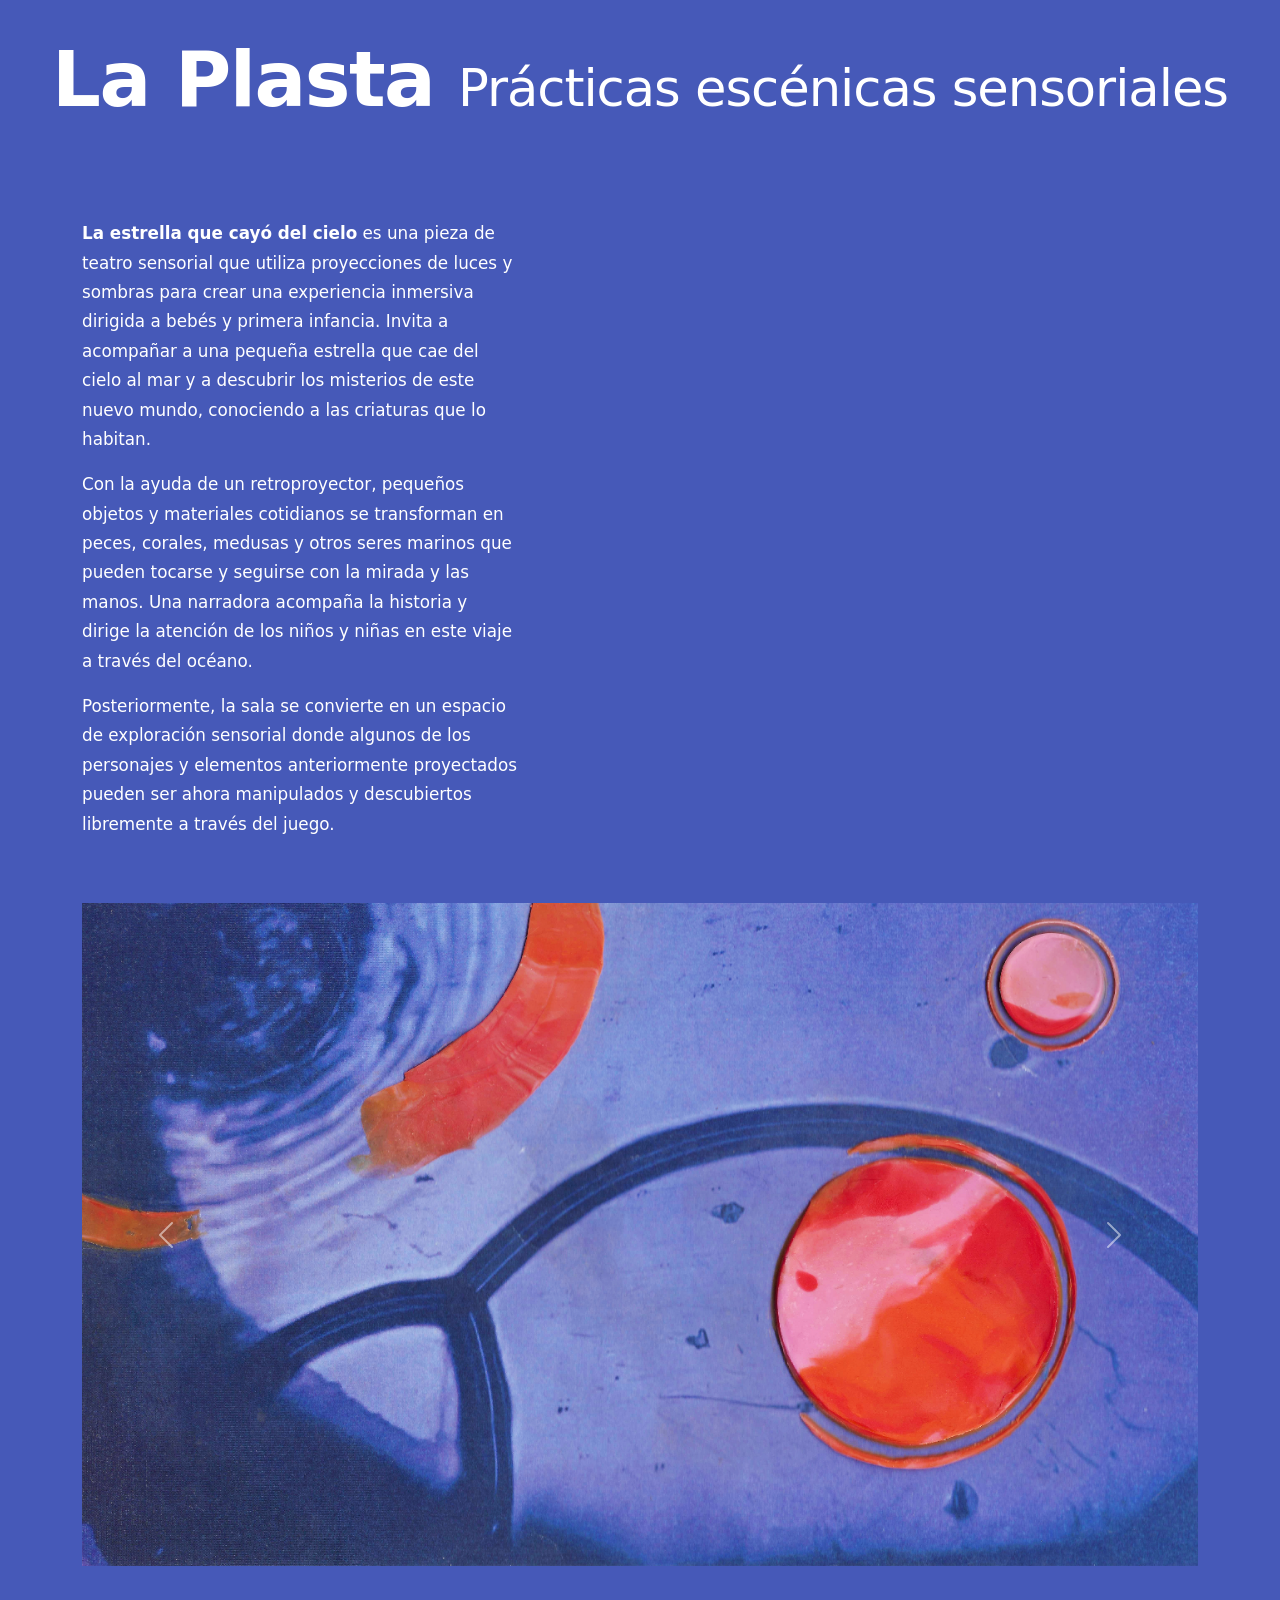
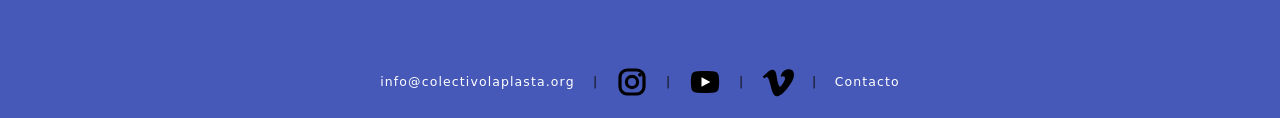
<file: teatros.html>
<!DOCTYPE html>
<html lang="es">
<head>
    <meta charset="UTF-8">
    <meta name="viewport" content="width=device-width, initial-scale=1.0">
    <title>Prácticas escénicas sensoriales — La Plasta</title>

    <!-- Favicon -->
    <link rel="icon" type="image/png" href="images/blob-yellow.png">

    <!-- Bootstrap 5 -->
    <link href="https://cdn.jsdelivr.net/npm/bootstrap@5.3.3/dist/css/bootstrap.min.css" rel="stylesheet">

    <!-- Google Fonts -->
    <link rel="preconnect" href="https://fonts.googleapis.com">
    <link rel="preconnect" href="https://fonts.gstatic.com" crossorigin>
    <link href="https://fonts.googleapis.com/css2?family=Caveat:wght@500&display=swap" rel="stylesheet">

    <!-- Estilos propios -->
    <link rel="stylesheet" href="styles.css">
    <link rel="stylesheet" href="teatros.css">
    <link rel="stylesheet" href="footer.css">
</head>
<body class="page-teatros">

    <!-- ── Header ── -->
    <header class="site-nav d-flex align-items-baseline justify-content-between">
        <a href="index.html" class="site-name">La Plasta</a>
        <h2 class="teatros-subtitle text-end">Prácticas escénicas sensoriales</h2>
    </header>

    <!-- ── Contenido ── -->
    <main class="teatros-main">
        <div class="container-xl">

            <!-- Texto + vídeo en dos columnas -->
            <div class="row g-5 mb-5 align-items-start">

                <!-- Texto -->
                <div class="col-12 col-lg-5">
                    <p class="teatros-text">
                        <strong>La estrella que cayó del cielo</strong> es una pieza de teatro sensorial que utiliza proyecciones
                        de luces y sombras para crear una experiencia inmersiva dirigida a bebés y primera infancia.
                        Invita a acompañar a una pequeña estrella que cae del cielo al mar y a descubrir los misterios
                        de este nuevo mundo, conociendo a las criaturas que lo habitan.
                    </p>
                    <p class="teatros-text mt-3">
                        Con la ayuda de un retroproyector, pequeños objetos y materiales cotidianos se transforman en
                        peces, corales, medusas y otros seres marinos que pueden tocarse y seguirse con la mirada y las
                        manos. Una narradora acompaña la historia y dirige la atención de los niños y niñas en este
                        viaje a través del océano.
                    </p>
                    <p class="teatros-text mt-3">
                        Posteriormente, la sala se convierte en un espacio de exploración sensorial donde algunos de los
                        personajes y elementos anteriormente proyectados pueden ser ahora manipulados y descubiertos
                        libremente a través del juego.
                    </p>
                </div>

                <!-- Vídeo Vimeo -->
                <div class="col-12 col-lg-7">
                    <div class="teatros-video-wrapper">
                        <iframe
                            src="https://player.vimeo.com/video/1186657092?badge=0&autopause=0&player_id=0&app_id=58479"
                            allow="autoplay; fullscreen; picture-in-picture; clipboard-write; encrypted-media"
                            allowfullscreen
                            title="La estrella que cayó del cielo"
                        ></iframe>
                    </div>
                </div>

            </div>

            <!-- Carrusel de fotos -->
            <div id="carruselTeatro" class="carousel slide mt-5" data-bs-ride="carousel">

                <div class="carousel-inner">
                    <div class="carousel-item active">
                        <img src="images/carouselTeatro/teatro3.jpg" class="d-block w-100 teatros-carousel-img" alt="">
                    </div>
                    <div class="carousel-item">
                        <img src="images/carouselTeatro/teatro4.jpg" class="d-block w-100 teatros-carousel-img" alt="">
                    </div>
                    <div class="carousel-item">
                        <img src="images/carouselTeatro/Teatro7.jpg" class="d-block w-100 teatros-carousel-img" alt="">
                    </div>
                    <div class="carousel-item">
                        <img src="images/carouselTeatro/Teatro8.jpg" class="d-block w-100 teatros-carousel-img" alt="">
                    </div>
                </div>

                <button class="carousel-control-prev" type="button" data-bs-target="#carruselTeatro" data-bs-slide="prev">
                    <span class="carousel-control-prev-icon" aria-hidden="true"></span>
                    <span class="visually-hidden">Anterior</span>
                </button>
                <button class="carousel-control-next" type="button" data-bs-target="#carruselTeatro" data-bs-slide="next">
                    <span class="carousel-control-next-icon" aria-hidden="true"></span>
                    <span class="visually-hidden">Siguiente</span>
                </button>

            </div>

        </div>
    </main>

    <!-- ── Footer ── -->
    <footer class="site-footer">
        <div class="container-fluid">
            <div class="row justify-content-center">
                <div class="col-auto footer-links">
                    <a href="mailto:info@colectivolaplasta.org">info@colectivolaplasta.org</a>
                    <span class="footer-sep">|</span>
                    <a class="footer-social" href="https://www.instagram.com/colectivolaplasta/" target="_blank" rel="noopener noreferrer" aria-label="Instagram de La Plasta">
                        <svg viewBox="6 6 20 20" xmlns="http://www.w3.org/2000/svg" aria-hidden="true">
                            <rect x="8.5" y="8.5" width="15" height="15" rx="4.5" fill="none" stroke="#000" stroke-width="2"/>
                            <circle cx="16" cy="16" r="3.5" fill="none" stroke="#000" stroke-width="2"/>
                            <circle cx="21" cy="11.5" r="1.2" fill="#000"/>
                        </svg>
                    </a>
                    <span class="footer-sep">|</span>
                    <a class="footer-social" href="https://www.youtube.com/@ColectivoLaPlasta" target="_blank" rel="noopener noreferrer" aria-label="YouTube de La Plasta">
                        <svg viewBox="5 7 22 18" xmlns="http://www.w3.org/2000/svg" aria-hidden="true">
                            <path d="M25.2 11.1a3 3 0 0 0-2.1-2.1C21.2 8.5 16 8.5 16 8.5s-5.2 0-7.1.5a3 3 0 0 0-2.1 2.1C6.3 13 6.3 16 6.3 16s0 3 .5 4.9a3 3 0 0 0 2.1 2.1c1.9.5 7.1.5 7.1.5s5.2 0 7.1-.5a3 3 0 0 0 2.1-2.1c.5-1.9.5-4.9.5-4.9s0-3-.5-4.9Z" fill="#000"/>
                            <path d="m13.6 19.3 6.1-3.3-6.1-3.3v6.6Z" fill="#fff"/>
                        </svg>
                    </a>
                    <span class="footer-sep">|</span>
                    <a class="footer-social" href="https://vimeo.com/user257867038" target="_blank" rel="noopener noreferrer" aria-label="Vimeo de La Plasta">
                        <svg viewBox="0 0 24 24" xmlns="http://www.w3.org/2000/svg" aria-hidden="true">
                            <path d="M23.977 7.158c-.105 2.285-1.7 5.414-4.788 9.386-3.194 4.136-5.896 6.204-8.106 6.204-1.367 0-2.522-1.26-3.463-3.785L5.736 12.04c-.699-2.525-1.448-3.787-2.25-3.787-.175 0-.787.37-1.834 1.107L.55 7.936a236.9 236.9 0 0 0 3.421-3.05C5.515 3.568 6.67 2.876 7.439 2.805c1.817-.175 2.936 1.069 3.355 3.732.454 2.873.768 4.661.943 5.36.524 2.384 1.1 3.574 1.73 3.574.49 0 1.224-.773 2.202-2.32.978-1.547 1.503-2.723 1.573-3.53.14-1.335-.385-2.003-1.573-2.003-.56 0-1.137.128-1.73.385 1.15-3.77 3.347-5.6 6.59-5.495 2.405.07 3.554 1.618 3.449 4.65z" fill="#000"/>
                        </svg>
                    </a>
                    <span class="footer-sep">|</span>
                    <a href="contacto.html">Contacto</a>
                </div>
            </div>
        </div>
    </footer>

    <!-- Bootstrap 5 JS -->
    <script src="https://cdn.jsdelivr.net/npm/bootstrap@5.3.3/dist/js/bootstrap.bundle.min.js"></script>

</body>
</html>
</file>
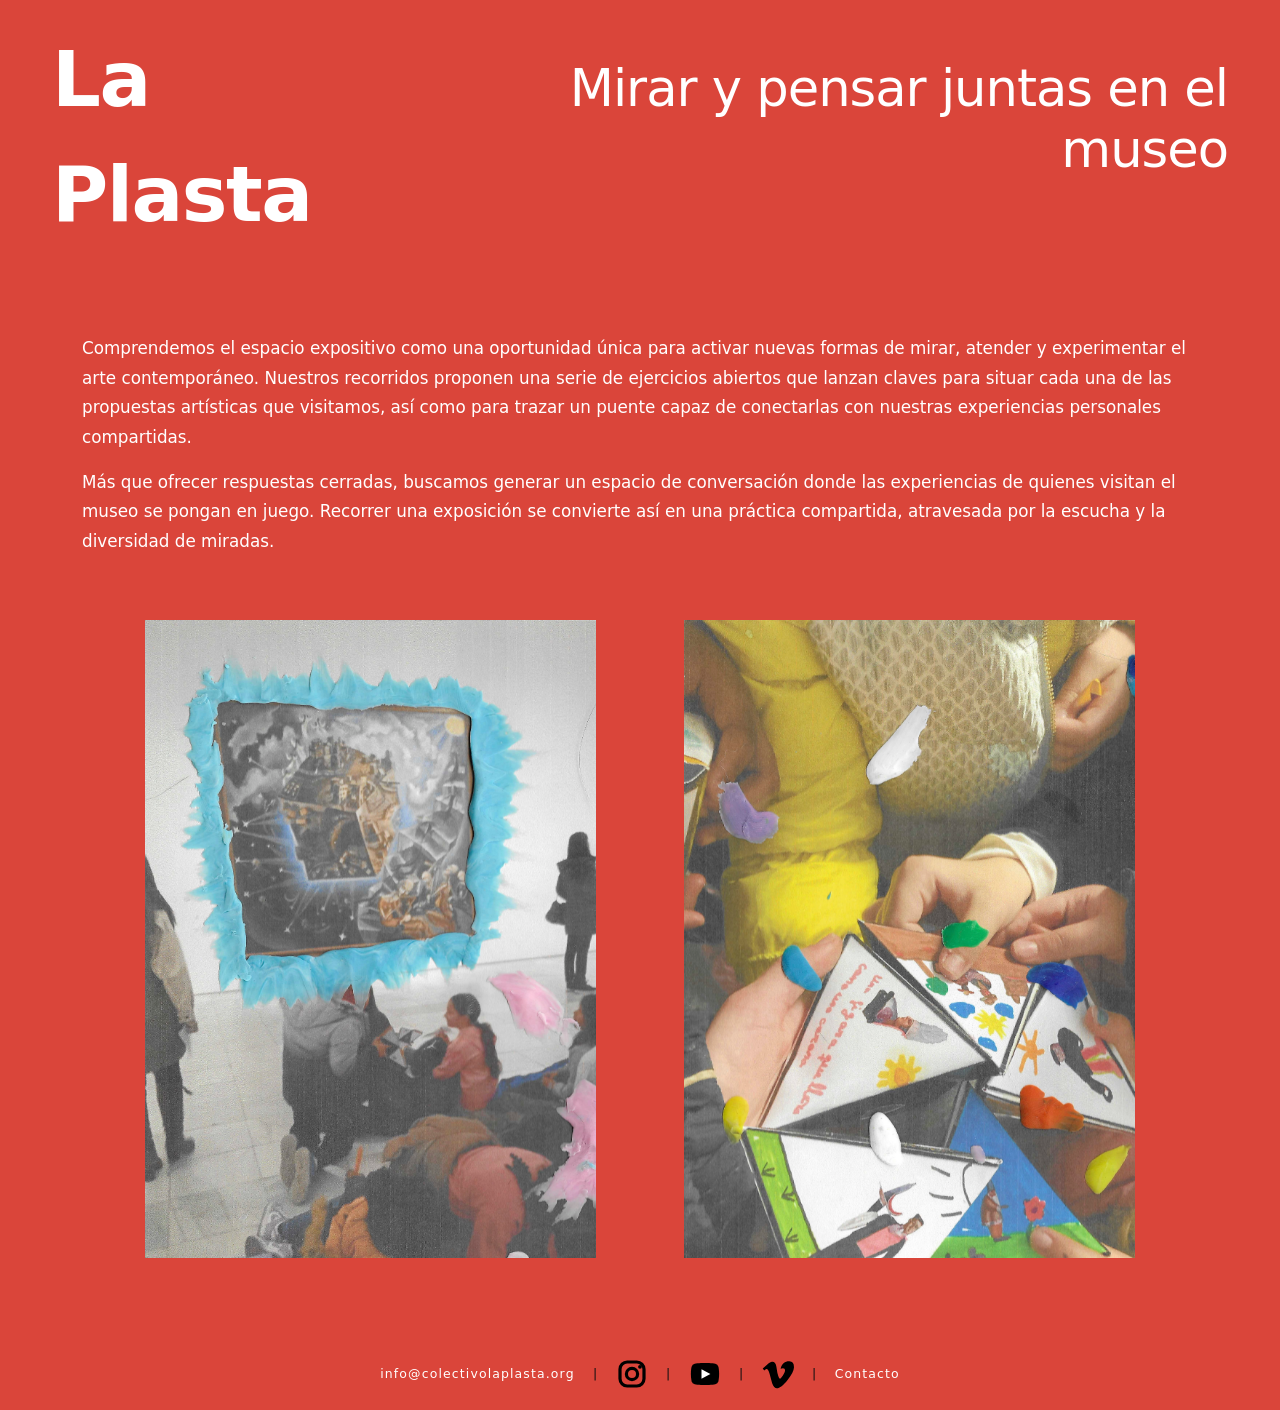
<file: visitas.html>
<!DOCTYPE html>
<html lang="es">
<head>
    <meta charset="UTF-8">
    <meta name="viewport" content="width=device-width, initial-scale=1.0">
    <title>Visitas — La Plasta</title>

    <!-- Favicon -->
    <link rel="icon" type="image/png" href="images/blob-yellow.png">

    <!-- Bootstrap 5 -->
    <link href="https://cdn.jsdelivr.net/npm/bootstrap@5.3.3/dist/css/bootstrap.min.css" rel="stylesheet">

    <!-- Google Fonts -->
    <link rel="preconnect" href="https://fonts.googleapis.com">
    <link rel="preconnect" href="https://fonts.gstatic.com" crossorigin>
    <link href="https://fonts.googleapis.com/css2?family=Caveat:wght@500&display=swap" rel="stylesheet">

    <!-- Estilos propios -->
    <link rel="stylesheet" href="styles.css">
    <link rel="stylesheet" href="visitas.css">
    <link rel="stylesheet" href="footer.css">
</head>
<body class="page-visitas">

    <!-- ── Header ── -->
    <header class="site-nav d-flex align-items-baseline justify-content-between">
        <a href="index.html" class="site-name">La Plasta</a>
        <h2 class="visitas-subtitle text-end">Mirar y pensar juntas en el museo</h2>
    </header>

    <!-- ── Contenido ── -->
    <main class="visitas-main">
        <div class="container-xl">

            <!-- Texto a ancho completo -->
            <div class="row mb-5">
                <div class="col-12">
                    <p class="visitas-text">
                        Comprendemos el espacio expositivo como una oportunidad única para activar nuevas formas de mirar, atender y experimentar el arte contemporáneo. Nuestros recorridos proponen una serie de ejercicios abiertos que lanzan claves para situar cada una de las propuestas artísticas que visitamos, así como para trazar un puente capaz de conectarlas con nuestras experiencias personales compartidas.
                    </p>
                    <p class="visitas-text mt-3">
                        Más que ofrecer respuestas cerradas, buscamos generar un espacio de conversación donde las experiencias de quienes visitan el museo se pongan en juego. Recorrer una exposición se convierte así en una práctica compartida, atravesada por la escucha y la diversidad de miradas.
                    </p>
                </div>
            </div>

            <!-- Fotos en fila -->
            <div class="row mt-3 justify-content-center" style="gap: 4rem;">
                <div class="col-5">
                    <img src="images/carouselVisitas/Visita1.jpg" class="visitas-foto" alt="">
                </div>
                <div class="col-5">
                    <img src="images/carouselVisitas/Visita2.jpg" class="visitas-foto" alt="">
                </div>
            </div>

        </div>
    </main>

    <!-- ── Footer ── -->
    <footer class="site-footer">
        <div class="container-fluid">
            <div class="row justify-content-center">
                <div class="col-auto footer-links">
                    <a href="mailto:info@colectivolaplasta.org">info@colectivolaplasta.org</a>
                    <span class="footer-sep">|</span>
                    <a class="footer-social" href="https://www.instagram.com/colectivolaplasta/" target="_blank" rel="noopener noreferrer" aria-label="Instagram de La Plasta">
                        <svg viewBox="6 6 20 20" xmlns="http://www.w3.org/2000/svg" aria-hidden="true">
                            <rect x="8.5" y="8.5" width="15" height="15" rx="4.5" fill="none" stroke="#000" stroke-width="2"/>
                            <circle cx="16" cy="16" r="3.5" fill="none" stroke="#000" stroke-width="2"/>
                            <circle cx="21" cy="11.5" r="1.2" fill="#000"/>
                        </svg>
                    </a>
                    <span class="footer-sep">|</span>
                    <a class="footer-social" href="https://www.youtube.com/@ColectivoLaPlasta" target="_blank" rel="noopener noreferrer" aria-label="YouTube de La Plasta">
                        <svg viewBox="5 7 22 18" xmlns="http://www.w3.org/2000/svg" aria-hidden="true">
                            <path d="M25.2 11.1a3 3 0 0 0-2.1-2.1C21.2 8.5 16 8.5 16 8.5s-5.2 0-7.1.5a3 3 0 0 0-2.1 2.1C6.3 13 6.3 16 6.3 16s0 3 .5 4.9a3 3 0 0 0 2.1 2.1c1.9.5 7.1.5 7.1.5s5.2 0 7.1-.5a3 3 0 0 0 2.1-2.1c.5-1.9.5-4.9.5-4.9s0-3-.5-4.9Z" fill="#000"/>
                            <path d="m13.6 19.3 6.1-3.3-6.1-3.3v6.6Z" fill="#fff"/>
                        </svg>
                    </a>
                    <span class="footer-sep">|</span>
                    <a class="footer-social" href="https://vimeo.com/user257867038" target="_blank" rel="noopener noreferrer" aria-label="Vimeo de La Plasta">
                        <svg viewBox="0 0 24 24" xmlns="http://www.w3.org/2000/svg" aria-hidden="true">
                            <path d="M23.977 7.158c-.105 2.285-1.7 5.414-4.788 9.386-3.194 4.136-5.896 6.204-8.106 6.204-1.367 0-2.522-1.26-3.463-3.785L5.736 12.04c-.699-2.525-1.448-3.787-2.25-3.787-.175 0-.787.37-1.834 1.107L.55 7.936a236.9 236.9 0 0 0 3.421-3.05C5.515 3.568 6.67 2.876 7.439 2.805c1.817-.175 2.936 1.069 3.355 3.732.454 2.873.768 4.661.943 5.36.524 2.384 1.1 3.574 1.73 3.574.49 0 1.224-.773 2.202-2.32.978-1.547 1.503-2.723 1.573-3.53.14-1.335-.385-2.003-1.573-2.003-.56 0-1.137.128-1.73.385 1.15-3.77 3.347-5.6 6.59-5.495 2.405.07 3.554 1.618 3.449 4.65z" fill="#000"/>
                        </svg>
                    </a>
                    <span class="footer-sep">|</span>
                    <a href="contacto.html">Contacto</a>
                </div>
            </div>
        </div>
    </footer>

    <!-- Bootstrap 5 JS -->
    <script src="https://cdn.jsdelivr.net/npm/bootstrap@5.3.3/dist/js/bootstrap.bundle.min.js"></script>

</body>
</html>
</file>
<file: styles.css>
/* ── Reset mínimo ── */
html, body {
    background: #ffffff;
    overflow: hidden;
    height: 100%;
}

/* ── SVG filtros (oculto) ── */
.svg-filters {
    position: absolute;
    width: 0;
    height: 0;
    overflow: hidden;
}

/* ── Header ── */
.site-nav {
    position: fixed;
    top: 0;
    left: 0;
    z-index: 50;
    padding: 22px 52px;
    width: 100%;
}

.hamburger {
    display: flex;
    flex-direction: column;
    justify-content: center;
    gap: 5px;
    background: none;
    border: none;
    cursor: pointer;
    padding: 4px;
}

.hamburger span {
    display: block;
    width: 38px;
    height: 3px;
    background: #111;
    border-radius: 2px;
}

.site-name {
    font-size: clamp(2.8rem, 6vw, 5rem);
    font-weight: 700;
    color: #111;
    text-decoration: none;
    letter-spacing: -0.02em;
}

.site-name:hover {
    color: #111;
    text-decoration: none;
}

/* ── Blobs ── */
.blobs-stage {
    width: 100vw;
    height: 100vh;
    display: flex;
    flex-direction: column;
    justify-content: center;
    align-items: center;
    padding: 0 2rem;
}

.blob {
    cursor: pointer;
    user-select: none;
}

.blob img {
    display: block;
    width: 100%;
    height: auto;
    transition: transform 0.35s ease;
}

.blob:hover img {
    transform: scale(1.05) rotate(1.5deg);
}

/* Tamaños individuales */
.blob--yellow {
    width: clamp(50px, 5.5vw, 85px);
}

.blob--blue {
    width: clamp(160px, 22vw, 290px);
}

.blob--red {
    width: clamp(150px, 20vw, 265px);
}

.blob--white {
    width: clamp(155px, 21vw, 275px);
}

/* ── Footer ── */
.site-footer {
    position: fixed;
    bottom: 0;
    left: 0;
    width: 100%;
    padding: 20px;
}

.site-footer a {
    font-size: 0.78rem;
    color: #111;
    text-decoration: none;
    letter-spacing: 0.09em;
}

.site-footer a:hover {
    text-decoration: underline;
}

.footer-sep {
    font-size: 0.78rem;
    color: #111;
    margin: 0 0.5rem;
}

/* ── Tooltip a mano ── */
#cursor-tooltip {
    position: fixed;
    top: 0;
    left: 0;
    pointer-events: none;
    z-index: 9999;
    opacity: 0;
    transition: opacity 0.15s ease, transform 0.15s ease;
    transform: translate(-50%, 18px) scale(0.9);
}

#cursor-tooltip.visible {
    opacity: 1;
    transform: translate(-50%, 18px) scale(1);
}

.tooltip-bubble {
    position: relative;
    display: inline-flex;
    align-items: center;
    justify-content: center;
}

/* Imagen del rótulo dibujado a mano */
#tooltip-img {
    display: block;
    height: 64px;
    width: auto;
    pointer-events: none;
}

/* Texto encima de la imagen */
#tooltip-text {
    position: absolute;
    font-family: -apple-system, BlinkMacSystemFont, 'Segoe UI', Roboto, sans-serif;
    font-size: 1.3rem;
    font-weight: 500;
    color: #111;
    letter-spacing: -0.01em;
    white-space: nowrap;
}

/* ── Vista móvil (oculta en escritorio) ── */
.blobs-mobile {
    display: none;
}

@media (max-width: 768px) {
    /* Ocultamos la disposición de escritorio y el tooltip que sigue al cursor */
    .blobs-desktop,
    #cursor-tooltip {
        display: none !important;
    }

    html, body {
        overflow: auto;
    }

    .blobs-stage {
        height: auto;
        min-height: 100vh;
        padding: 7rem 2rem 6rem;
    }

    .blobs-mobile {
        display: flex;
        flex-direction: column;
        align-items: center;
        gap: 3rem;
        width: 100%;
    }

    .blob-row {
        display: flex;
        flex-direction: column;
        align-items: center;
        gap: 0.75rem;
        text-decoration: none;
        cursor: pointer;
    }

    .blob-row__label {
        font-family: -apple-system, BlinkMacSystemFont, 'Segoe UI', Roboto, sans-serif;
        font-size: 1.5rem;
        font-weight: 500;
        color: #111;
        letter-spacing: -0.01em;
        text-align: center;
    }

    .blob-row__img {
        display: block;
        width: 200px;
        max-width: 55vw;
        height: auto;
        transition: transform 0.35s ease;
    }

    .blob-row:active .blob-row__img {
        transform: scale(1.05) rotate(1.5deg);
    }
}
</file>
<file: contacto.css>
/* ── Página Contacto ── */

html:has(body.page-contacto) {
    overflow: auto !important;
    height: auto !important;
}

body.page-contacto {
    background: #ffde5a;
    overflow: auto !important;
    height: auto !important;
    display: flex;
    flex-direction: column;
    min-height: 100vh;
}

/* Header estático */
body.page-contacto .site-nav {
    position: static;
    width: 100%;
}

/* Footer estático */
body.page-contacto .site-footer {
    position: static;
    margin-top: auto;
}

/* Título oscuro (fondo claro) */
body.page-contacto .site-name,
body.page-contacto .site-name:hover {
    color: #111;
}

/* ── Layout principal ── */
.contacto-main {
    padding: 10px 0 80px;
    flex: 1;
}

.contacto-subtitle {
    font-size: clamp(2rem, 4vw, 3.5rem);
    font-weight: 500;
    color: #111;
    letter-spacing: -0.02em;
    margin: 0;
    text-align: right;
}

/* ── Texto introductorio ── */
.contacto-intro {
    font-size: 1.05rem;
    line-height: 1.75;
    color: #111;
    margin-bottom: 2rem;
}

/* ── Formulario ── */
.contacto-form .form-label {
    font-size: 1rem;
    font-weight: 600;
    color: #111;
    margin-bottom: 0.35rem;
}

.contacto-form .form-control {
    border: 2px solid #111;
    border-radius: 10px;
    background: #fff;
    color: #111;
    padding: 0.7rem 0.9rem;
    font-size: 1rem;
}

.contacto-form .form-control:focus {
    border-color: #111;
    box-shadow: 0 0 0 0.2rem rgba(17, 17, 17, 0.15);
    background: #fff;
}

.contacto-form textarea.form-control {
    resize: vertical;
}

/* ── Botón enviar ── */
.contacto-submit {
    display: inline-block;
    border: 2px solid #111;
    border-radius: 30px;
    background: #111;
    color: #ffde5a;
    padding: 0.7rem 2.2rem;
    font-size: 1.05rem;
    font-weight: 600;
    letter-spacing: 0.02em;
    cursor: pointer;
    transition: background 0.2s ease, color 0.2s ease;
}

.contacto-submit:hover {
    background: transparent;
    color: #111;
}

/* ── Footer: texto oscuro ── */
body.page-contacto .site-footer a {
    color: #111;
}
</file>
<file: footer.css>
.site-footer .footer-links {
    display: flex;
    align-items: center;
    justify-content: center;
    flex-wrap: wrap;
    gap: 0.65rem;
}

.site-footer .footer-links a.footer-social {
    display: inline-flex;
    width: 2rem;
    height: 2rem;
    align-items: center;
    justify-content: center;
    color: #fff;
    text-decoration: none;
}

.footer-social svg {
    display: block;
    width: 2rem;
    height: 2rem;
}

.site-footer .footer-links a.footer-social:hover {
    opacity: 0.75;
}

@media (max-width: 480px) {
    .site-footer .footer-links {
        gap: 0.5rem;
    }

    .site-footer .footer-links > a:first-child {
        flex-basis: 100%;
        text-align: center;
    }
}
</file>
<file: jornadas.css>
html:has(body.page-jornadas) {
    overflow: auto !important;
    height: auto !important;
}

body.page-jornadas {
    --jornadas-ink: #4a176d;
    color: var(--jornadas-ink);
    background:
        radial-gradient(ellipse at 82% 16%, rgba(255, 239, 251, 0.9), transparent 38%),
        radial-gradient(ellipse at 12% 52%, rgba(186, 143, 226, 0.52), transparent 42%),
        radial-gradient(ellipse at 76% 88%, rgba(196, 159, 231, 0.5), transparent 38%),
        #ead7ef;
    overflow: auto !important;
    height: auto !important;
    display: flex;
    flex-direction: column;
    min-height: 100vh;
}

body.page-jornadas .site-nav {
    position: static;
    width: 100%;
}

body.page-jornadas .site-name,
body.page-jornadas .site-name:hover {
    color: var(--jornadas-ink);
}

@media (min-width: 901px) {
    body.page-jornadas .site-nav {
        align-items: baseline !important;
    }

    body.page-jornadas .jornadas-subtitle {
        transform: translateY(-1.35em);
    }
}

.jornadas-subtitle {
    max-width: 74%;
    margin: 0;
    color: var(--jornadas-ink);
    font-size: clamp(0.7rem, 1.45vw, 1.3rem);
    font-weight: 500;
    letter-spacing: -0.02em;
    line-height: 1.12;
    text-align: right;
}

.jornadas-subtitle span {
    margin-top: 0.3rem;
}

.jornadas-title-line,
.jornadas-subtitle span {
    display: block;
    white-space: nowrap;
}

.jornadas-subtitle span {
    font-weight: 700;
}

.jornadas-main {
    width: 100%;
    flex: 1;
    padding: 2rem 52px 4rem;
}

.jornadas-layout {
    display: grid;
    grid-template-columns: minmax(0, 3fr) minmax(0, 1fr);
    gap: clamp(2rem, 5vw, 5rem);
    max-width: 1440px;
    margin: 0 auto;
}

.jornadas-content,
.jornadas-aside {
    font-size: 1.05rem;
    line-height: 1.75;
}

.jornadas-content p,
.jornadas-aside p {
    margin-bottom: 1.35rem;
}

.jornadas-programa {
    margin-top: 2.5rem;
}

.jornadas-programa h2,
.jornadas-aside h2 {
    margin-bottom: 1.15rem;
    font-size: 1.1rem;
    font-weight: 700;
    letter-spacing: 0.09em;
    line-height: 1.3;
    text-transform: uppercase;
}

.programa-list {
    margin: 0;
    padding: 0;
    list-style: none;
}

.programa-list > li {
    margin-bottom: 1.25rem;
}

.programa-list time {
    font-weight: 700;
    white-space: nowrap;
}

.programa-list p {
    display: inline;
}

.programa-list ul {
    margin: 0.35rem 0 0 1.25rem;
    padding: 0;
}

.programa-list a,
.formulario-link,
.jornadas-creditos a {
    color: var(--jornadas-ink);
    font-weight: 700;
    text-decoration: underline;
    text-underline-offset: 3px;
}

.jornadas-creditos {
    display: grid;
    gap: 1.5rem;
    margin-top: 3rem;
}

.jornadas-creditos h2 {
    margin-bottom: 0.75rem;
    font-size: 1.1rem;
    font-weight: 700;
    letter-spacing: 0.09em;
    line-height: 1.3;
    text-transform: uppercase;
}

.jornadas-creditos p {
    margin-bottom: 0.65rem;
}

.jornadas-creditos ul {
    margin: 0;
    padding: 0;
    list-style: none;
}

.jornadas-creditos li {
    margin-bottom: 0.35rem;
}

.jornadas-logos {
    display: block;
    max-width: 100%;
    height: auto;
    margin: 2.5rem auto 0;
}

.jornadas-aside {
    padding-left: clamp(1.25rem, 2.5vw, 2.5rem);
    border-left: 1px solid rgba(74, 23, 109, 0.35);
}

.evento-info {
    margin-bottom: 2.5rem;
}

.evento-nombre {
    font-weight: 700;
}

.comunicaciones h2 {
    max-width: 14rem;
}

.formulario-link {
    display: inline-block;
    margin-top: 0.25rem;
}

.jornadas-poster-trigger {
    display: block;
    width: 100%;
    margin-top: 2rem;
    padding: 0;
    overflow: hidden;
    border: 0;
    background: none;
    cursor: zoom-in;
}

.jornadas-poster-trigger img {
    display: block;
    width: 100%;
    height: auto;
    transition: transform 0.25s ease;
}

.jornadas-poster-trigger:hover img {
    transform: scale(1.02);
}

.jornadas-gallery {
    width: fit-content;
    max-width: none;
    max-height: none;
    padding: 0;
    overflow: hidden;
    border: 0;
    color: var(--jornadas-ink);
    background: transparent;
}

.jornadas-gallery::backdrop {
    background: transparent;
    -webkit-backdrop-filter: blur(8px);
    backdrop-filter: blur(8px);
}

.jornadas-gallery__arrow {
    display: inline-flex;
    align-items: center;
    justify-content: center;
    width: 2.75rem;
    height: 2.75rem;
    border: 1px solid var(--jornadas-ink);
    border-radius: 50%;
    color: var(--jornadas-ink);
    background: rgba(247, 237, 248, 0.92);
    cursor: pointer;
}

.jornadas-gallery__stage {
    position: relative;
    display: flex;
    align-items: center;
    justify-content: center;
    min-height: 0;
}

.jornadas-gallery__image {
    display: block;
    max-width: 94vw;
    max-height: 90vh;
    object-fit: contain;
}

.jornadas-gallery__arrow {
    position: absolute;
    top: 50%;
    transform: translateY(-50%);
    font-size: 1.5rem;
}

.jornadas-gallery__arrow--previous {
    left: 0.75rem;
}

.jornadas-gallery__arrow--next {
    right: 0.75rem;
}

body.page-jornadas .site-footer {
    position: static;
    margin-top: auto;
}

body.page-jornadas .site-footer a,
body.page-jornadas .site-footer .footer-sep {
    color: var(--jornadas-ink);
}

@media (max-width: 960px) {
    .jornadas-layout {
        grid-template-columns: 1fr;
        gap: 1.5rem;
    }

    .jornadas-aside {
        padding: 1.75rem 0 0;
        border-top: 1px solid rgba(74, 23, 109, 0.35);
        border-left: 0;
    }
}

@media (max-width: 900px) {
    body.page-jornadas .site-nav {
        align-items: flex-start !important;
        flex-direction: column;
        gap: 1.25rem;
    }

    .jornadas-subtitle {
        max-width: 100%;
        font-size: clamp(0.95rem, 2.4vw, 1.3rem);
        text-align: left;
    }
}

@media (max-width: 767.98px) {
    .jornadas-main {
        padding: 1rem 1.5rem 3rem;
    }
}

@media (max-width: 575.98px) {
    .jornadas-subtitle {
        max-width: 100%;
        font-size: clamp(0.8rem, 3.2vw, 1.1rem);
        text-align: left;
    }

    .jornadas-title-line,
    .jornadas-subtitle span {
        white-space: normal;
    }
}
</file>
<file: quienes.css>
/* ── Página Quiénes somos ── */

html:has(body.page-quienes) {
    overflow: auto !important;
    height: auto !important;
}

body.page-quienes {
    background: #ffde5a;
    overflow: auto !important;
    height: auto !important;
    display: flex;
    flex-direction: column;
    min-height: 100vh;
}

/* Header estático */
body.page-quienes .site-nav {
    position: static;
    width: 100%;
}

/* Footer estático */
body.page-quienes .site-footer {
    position: static;
    margin-top: auto;
}

/* Título oscuro (fondo claro) */
body.page-quienes .site-name,
body.page-quienes .site-name:hover {
    color: #111;
}

/* ── Layout principal ── */
.quienes-main {
    padding: 10px 0 80px;
    flex: 1;
}

.quienes-subtitle {
    font-size: clamp(2rem, 4vw, 3.5rem);
    font-weight: 500;
    color: #111;
    letter-spacing: -0.02em;
    margin: 0;
    text-align: right;
}

/* ── Foto ── */
.quienes-foto {
    width: 100%;
    height: auto;
    display: block;
}

/* ── Texto ── */
.quienes-text {
    font-size: 1.05rem;
    line-height: 1.75;
    color: #111;
}

/* ── Footer: texto oscuro ── */
body.page-quienes .site-footer a {
    color: #111;
}
</file>
<file: talleres.css>
/* ── Página Talleres ── */

html:has(body.page-talleres) {
    overflow: auto !important;
    height: auto !important;
}

body.page-talleres {
    background: #10b184;
    overflow: auto !important;
    height: auto !important;
    display: flex;
    flex-direction: column;
    min-height: 100vh;
}

/* Header estático */
body.page-talleres .site-nav {
    position: static;
    width: 100%;
}

/* Footer estático */
body.page-talleres .site-footer {
    position: static;
    margin-top: auto;
}

/* Título blanco */
body.page-talleres .site-name,
body.page-talleres .site-name:hover {
    color: #fff;
}

/* ── Layout principal ── */
.talleres-main {
    padding: 60px 0 80px;
    flex: 1;
}

.talleres-subtitle {
    font-size: clamp(2rem, 4vw, 3.5rem);
    font-weight: 500;
    color: #fff;
    letter-spacing: -0.02em;
    margin: 0;
    text-align: right;
}

/* ── Texto ── */
.talleres-text {
    font-size: 1.05rem;
    line-height: 1.75;
    color: #fff;
}

/* ── Enlace ── */
.talleres-link {
    color: #fff;
    font-weight: 600;
    text-decoration: underline;
    text-underline-offset: 3px;
}

.talleres-link:hover {
    color: rgba(255,255,255,0.75);
}

/* ── Foto bloque 2 ── */
.talleres-foto {
    width: 100%;
    height: auto;
    display: block;
}

/* ── Carrusel ── */
.talleres-carousel-img {
    width: 100%;
    height: auto;
    display: block;
}

/* ── Footer: texto blanco ── */
body.page-talleres .site-footer a {
    color: #fff;
}
</file>
<file: teatros.css>
/* ── Página Teatros ── */

/* Fondo azul, scroll habilitado — sobreescribe overflow:hidden y height:100% global */
html:has(body.page-teatros) {
    overflow: auto !important;
    height: auto !important;
}

body.page-teatros {
    background: #4659b8;
    overflow: auto !important;
    height: auto !important;
    display: flex;
    flex-direction: column;
    min-height: 100vh;
}

/* Header estático en teatros (no fixed) */
body.page-teatros .site-nav {
    position: static;
    width: 100%;
}

/* Footer estático en teatros (no fixed) */
body.page-teatros .site-footer {
    position: static;
    margin-top: auto;
}

/* El título hereda el estilo pero en blanco */
body.page-teatros .site-name {
    color: #fff;
}

body.page-teatros .site-name:hover {
    color: #fff;
}

/* ── Layout principal ── */
.teatros-main {
    padding: 60px 0 80px;
    flex: 1;
}

/* ── Hero: blob + título sección ── */
.teatros-blob {
    width: clamp(80px, 12vw, 160px);
    height: auto;
    display: block;
}

.teatros-subtitle {
    font-size: clamp(2rem, 4vw, 3.5rem);
    font-weight: 500;
    color: #fff;
    letter-spacing: -0.02em;
    margin: 0;
    text-align: right;
}

/* ── Texto ── */
.teatros-text {
    font-size: 1.05rem;
    line-height: 1.75;
    color: #fff;
}

/* ── Vídeo responsive 16:9 ── */
.teatros-video-wrapper {
    position: relative;
    width: 100%;
    padding-bottom: 56.25%; /* 16:9 */
    border-radius: 6px;
    overflow: hidden;
    padding-top: 15px;
}

.teatros-video-wrapper iframe {
    position: absolute;
    top: 0;
    left: 0;
    width: 100%;
    height: 100%;
    border: 0;
}

/* ── Carrusel ── */
.teatros-carousel-img {
    width: 100%;
    height: auto;
    display: block;
}

/* ── Footer en azul: texto blanco ── */
body.page-teatros .site-footer a {
    color: #fff;
}
</file>
<file: visitas.css>
/* ── Página Visitas ── */

html:has(body.page-visitas) {
    overflow: auto !important;
    height: auto !important;
}

body.page-visitas {
    background: #da453a;
    overflow: auto !important;
    height: auto !important;
    display: flex;
    flex-direction: column;
    min-height: 100vh;
}

/* Header estático */
body.page-visitas .site-nav {
    position: static;
    width: 100%;
}

/* Footer estático */
body.page-visitas .site-footer {
    position: static;
    margin-top: auto;
}

/* Título blanco */
body.page-visitas .site-name,
body.page-visitas .site-name:hover {
    color: #fff;
}

/* ── Layout principal ── */
.visitas-main {
    padding: 60px 0 80px;
    flex: 1;
}

.visitas-subtitle {
    font-size: clamp(2rem, 4vw, 3.5rem);
    font-weight: 500;
    color: #fff;
    letter-spacing: -0.02em;
    margin: 0;
    text-align: right;
}

/* ── Texto ── */
.visitas-text {
    font-size: 1.05rem;
    line-height: 1.75;
    color: #fff;
}

/* ── Fotos ── */
.visitas-foto {
    width: 100%;
    height: auto;
    display: block;
}

/* ── Footer: texto blanco ── */
body.page-visitas .site-footer a {
    color: #fff;
}
</file>
